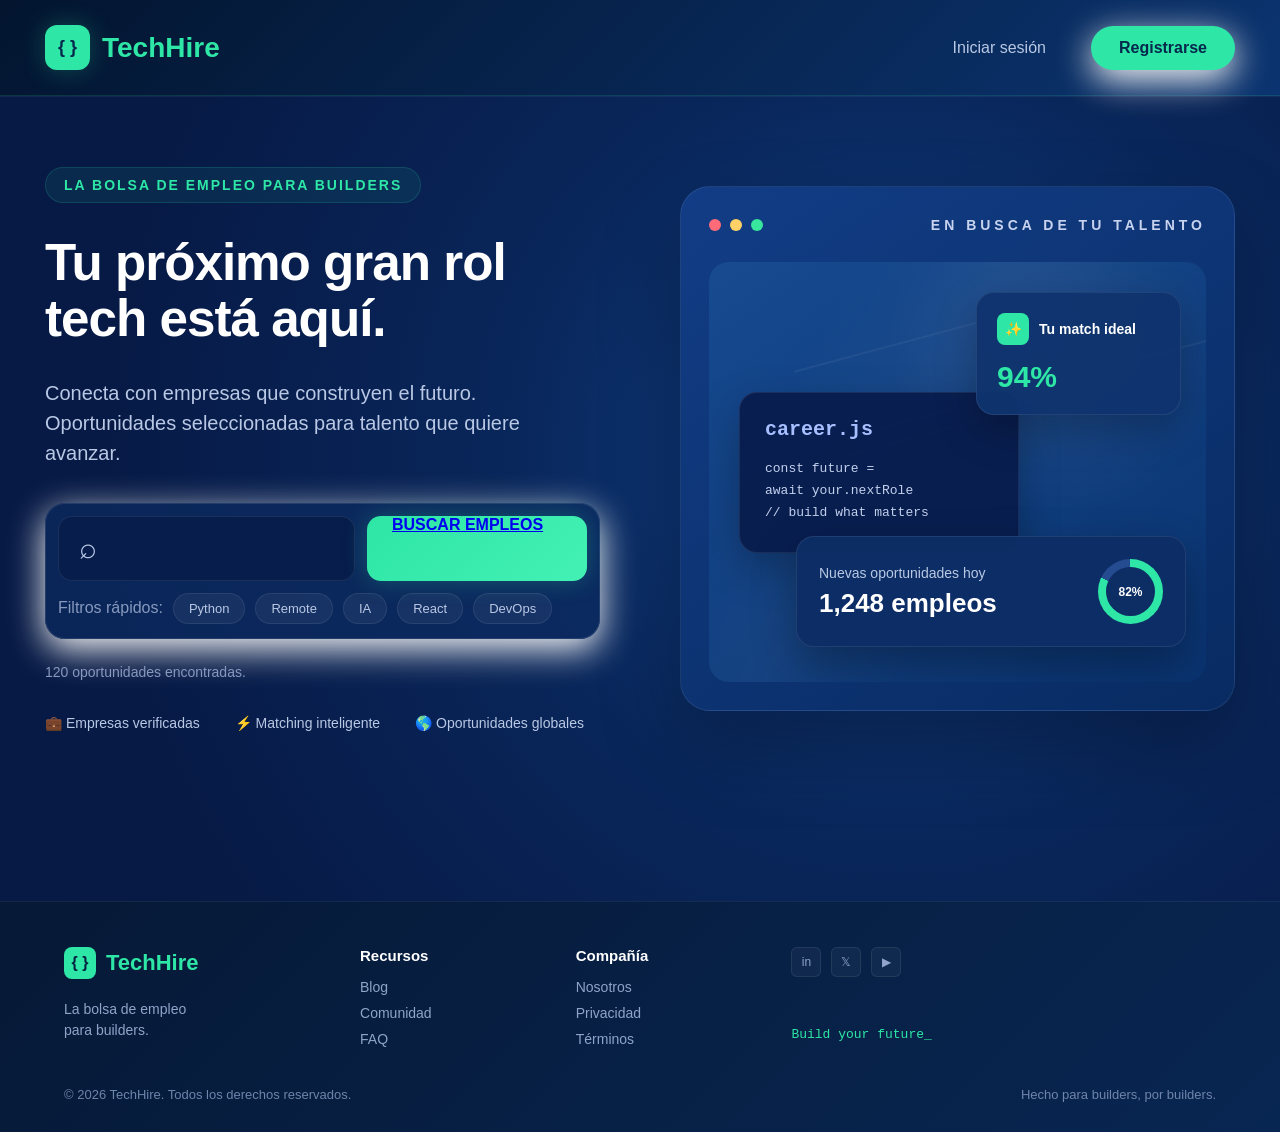
<file: main/index.html>
<!DOCTYPE html>
<html lang="es">

<head>
    <meta charset="UTF-8">

    <meta
        name="viewport"
        content="width=device-width, initial-scale=1.0"
    >

    <title>TechHire</title>

    <link rel="stylesheet" href="styles.css">
    <link rel="stylesheet" href="StyleFooter.css">
    <link rel="stylesheet" href="inicioSesion/sesion.css">
    <link rel="stylesheet" href="registro/registro.css">
</head>


<body>

    <header class="encabezado encabezadoLine">

        <a href="#" class="logo">

            <span class="logo-icono">
                { }
            </span>

            <span class="logo-texto">
                TechHire
            </span>

        </a>


        <nav class="navegacion">

            <a href="inicioSesion/iniciosesion.html" class="boton-iniciar-sesion">
                Iniciar sesión
            </a>

            <a href="registro/registro.html" class="boton-registrarse">
                Registrarse
            </a>

        </nav>

    </header>


    <main class="principal">

        <section class="contenido-izquierdo">


            <!-- Etiqueta superior -->

            <div class="etiqueta-superior">
                LA BOLSA DE EMPLEO PARA BUILDERS
            </div>


            <h1>
                Tu próximo gran rol tech está aquí.
            </h1>


            <p class="descripcion">

                Conecta con empresas que construyen el futuro.

                <br>

                Oportunidades seleccionadas para talento que quiere

                <br>

                avanzar.

            </p>


            <div class="contenedor-buscador">


                <div class="fila-buscador">

                    <div class="campo-busqueda">

                        <span class="icono-busqueda">
                            ⌕
                        </span>

                        <input
                            type="text"
                            placeholder=""
                        >

                    </div>

                    <div class="boton-buscar">
                        <a href="vacantes/vacantes.html"
                        >
                            BUSCAR EMPLEOS
                        </a>
                    </div>

                </div>


                <div class="filtros">

                    <span class="texto-filtros">
                        Filtros rápidos:
                    </span>

                    <span class="filtro">
                        Python
                    </span>

                    <span class="filtro">
                        Remote
                    </span>

                    <span class="filtro">
                        IA
                    </span>

                    <span class="filtro">
                        React
                    </span>

                    <span class="filtro">
                        DevOps
                    </span>

                </div>

            </div>


            <p class="resultados">
                120 oportunidades encontradas.
            </p>


            <div class="beneficios">

                <span>
                    💼 Empresas verificadas
                </span>

                <span>
                    ⚡ Matching inteligente
                </span>

                <span>
                    🌎 Oportunidades globales
                </span>

            </div>


        </section>


        <section class="contenido-derecho">


            <div class="pantalla-flotante">


                <!-- Barra superior de la pantalla -->

                <div class="barra-pantalla">


                    <!-- Botones estilo Mac -->

                    <div class="botones-mac">

                        <span class="boton-mac rojo"></span>

                        <span class="boton-mac amarillo"></span>

                        <span class="boton-mac verde"></span>

                    </div>


                    <div class="texto-pantalla">
                        EN BUSCA DE TU TALENTO
                    </div>


                </div>


                <div class="interior-pantalla">


                    <div class="fondo-tecnologia">

                        <div class="linea-codigo linea-1"></div>

                        <div class="linea-codigo linea-2"></div>

                        <div class="linea-codigo linea-3"></div>

                    </div>



                    <!-- Tarjeta de código -->

                    <div class="tarjeta-codigo">

                        <h3>
                            career.js
                        </h3>

                        <p>
                            const future =
                        </p>

                        <p>
                            await your.nextRole
                        </p>

                        <p>
                            // build what matters
                        </p>

                    </div>



                    <!-- Tarjeta Match -->

                    <div class="tarjeta-match">

                        <div class="titulo-match">

                            <span class="icono-match">
                                ✨
                            </span>

                            Tu match ideal

                        </div>


                        <strong>
                            94%
                        </strong>

                    </div>



                    <!-- Tarjeta empleos -->

                    <div class="tarjeta-empleos">

                        <div>

                            <span>
                                Nuevas oportunidades hoy
                            </span>

                            <strong>
                                1,248 empleos
                            </strong>

                        </div>


                        <div class="circulo-progreso">

                            <div class="circulo-interior">
                                82%
                            </div>

                        </div>


                    </div>


                </div>



            </div>

        </section>


    </main>


    <footer class="pie-pagina">

    <div class="contenido-footer">


        <!-- MARCA -->

        <div class="columna-footer marca-footer">

            <div class="logo-footer">

                <span class="icono-logo">
                    { }
                </span>

                <span class="texto-logo">
                    TechHire
                </span>

            </div>

            <p>
                La bolsa de empleo
                <br>
                para builders.
            </p>

        </div>



        <!-- RECURSOS -->

        <div class="columna-footer">

            <h3>
                Recursos
            </h3>

            <a href="Recursos/recursos.html#blog">
                Blog
            </a>

            <a href="Recursos/recursos.html#comunidad">
                Comunidad
            </a>

            <a href="Recursos/recursos.html#faq">
                FAQ
            </a>

        </div>



        <!-- COMPAÑÍA -->

        <div class="columna-footer">

            <h3>
                Compañía
            </h3>

            <a href="Compania/compania.html#nosotros">
                Nosotros
            </a>

            <a href="Compania/compania.html#privacidad">
                Privacidad
            </a>

            <a href="Compania/compania.html#terminos">
                Términos
            </a>

        </div>



        <!-- REDES -->

        <div class="columna-footer redes-footer">

            <div class="redes">

                <a href="#">
                    in
                </a>

                <a href="#">
                    𝕏
                </a>

                <a href="#">
                    ▶
                </a>

            </div>

            <p class="mensaje-footer">
                Build your future_
            </p>

        </div>


    </div>


    <div class="parte-inferior-footer">

        <p>
            © 2026 TechHire.
            Todos los derechos reservados.
        </p>

        <p>
            Hecho para builders, por builders.
        </p>

    </div>

</footer>

</body>

</html>
</file>
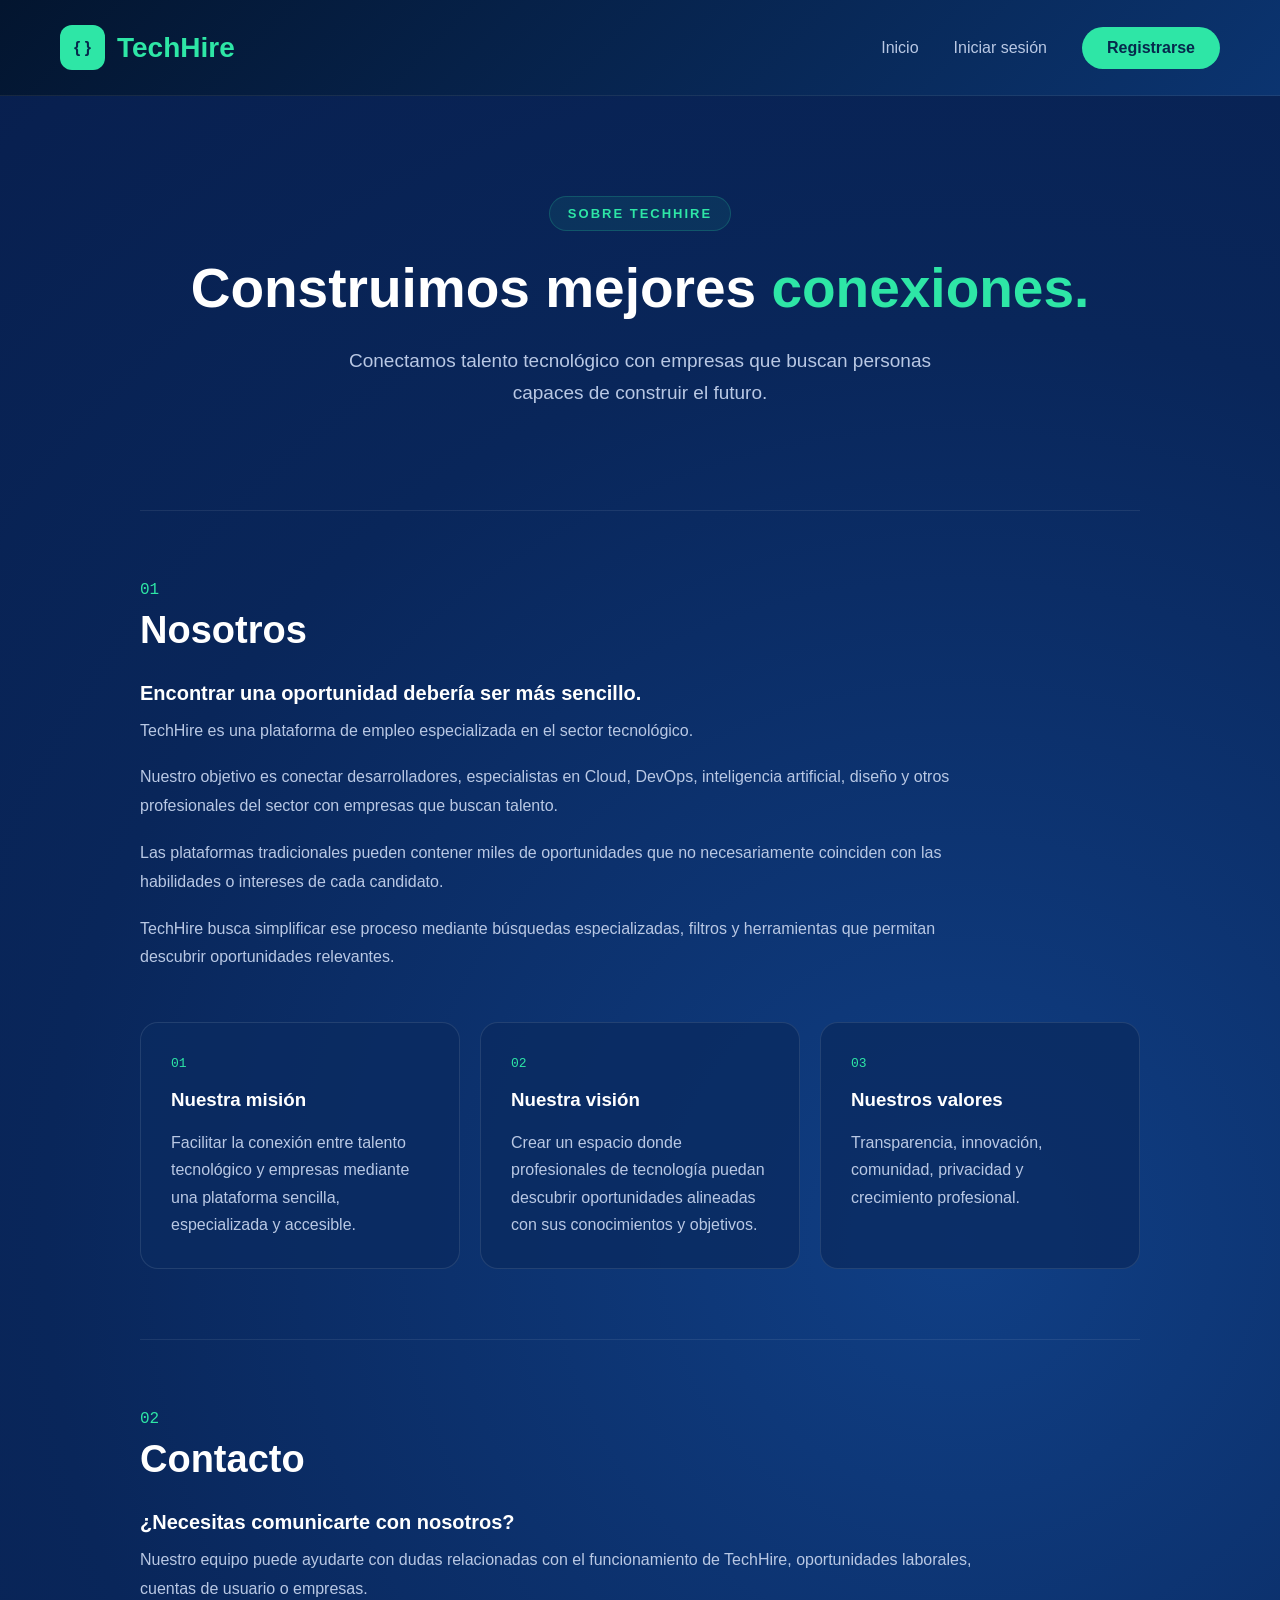
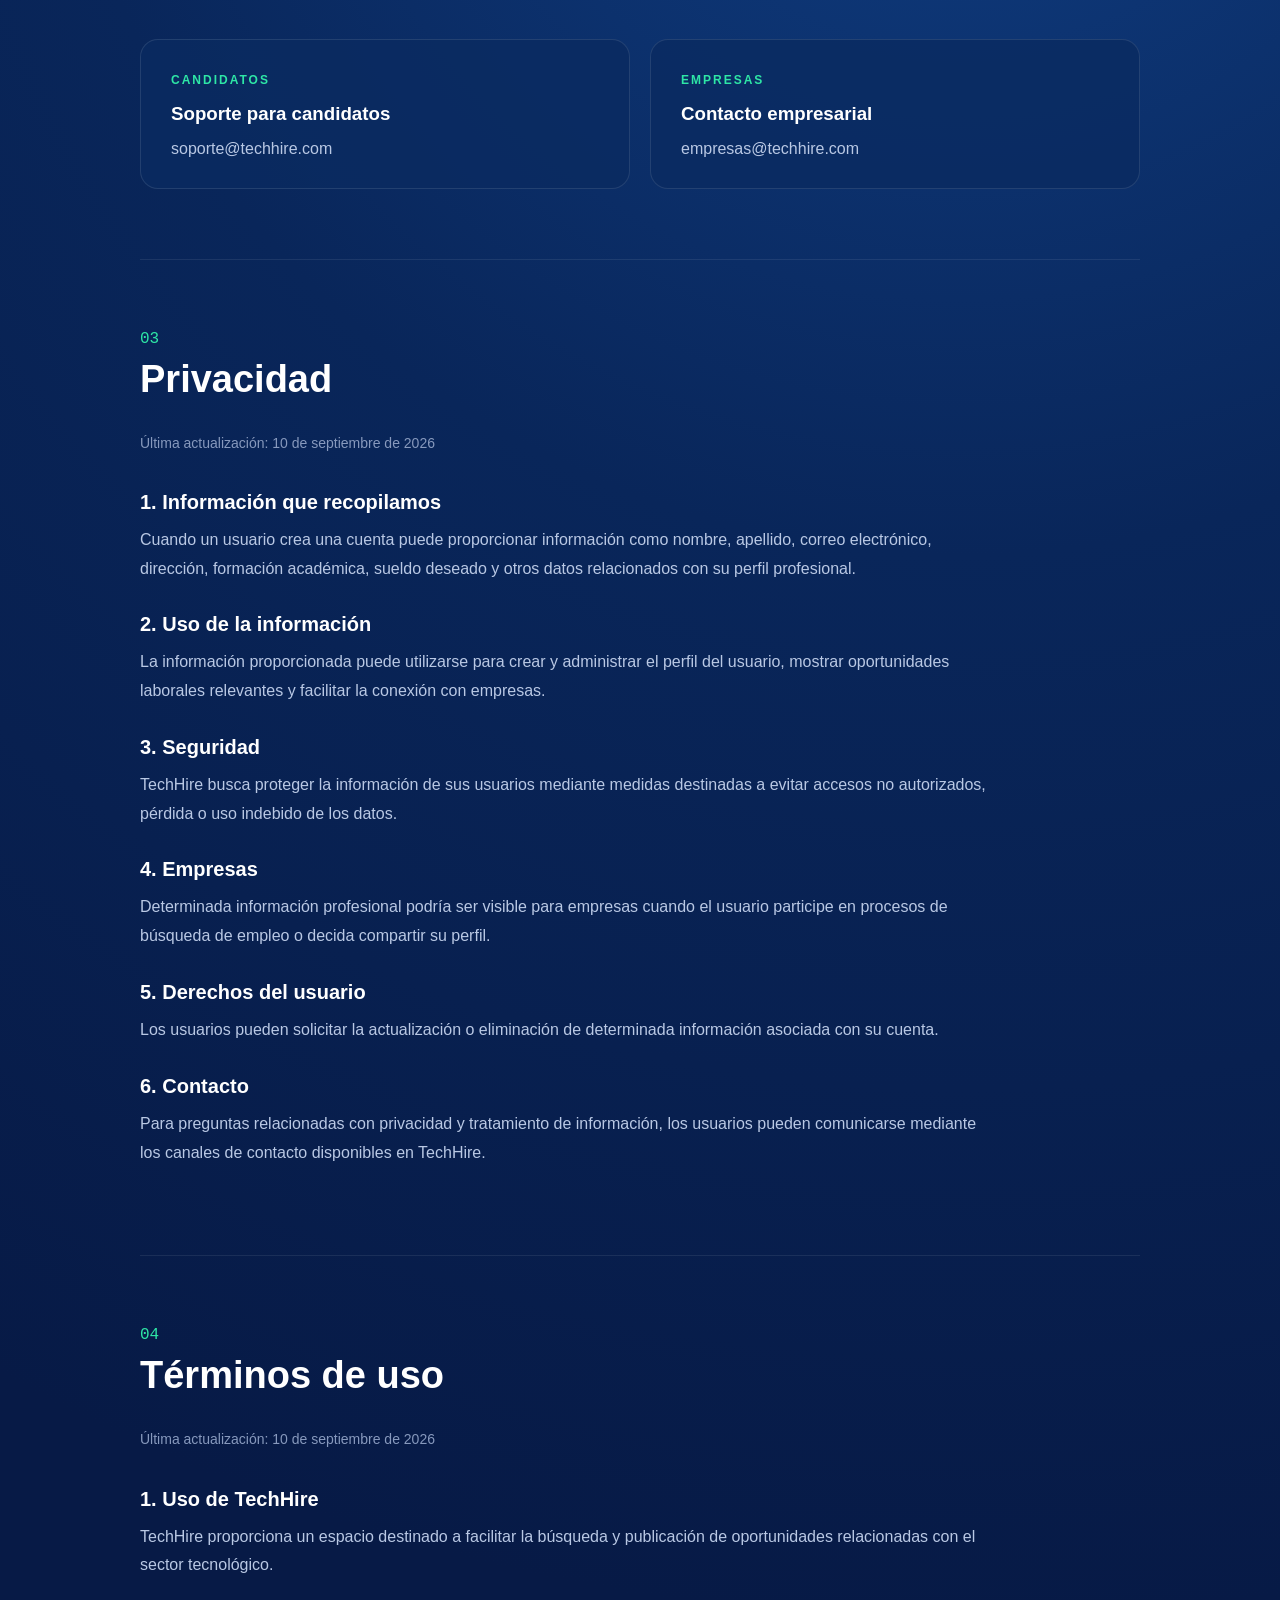
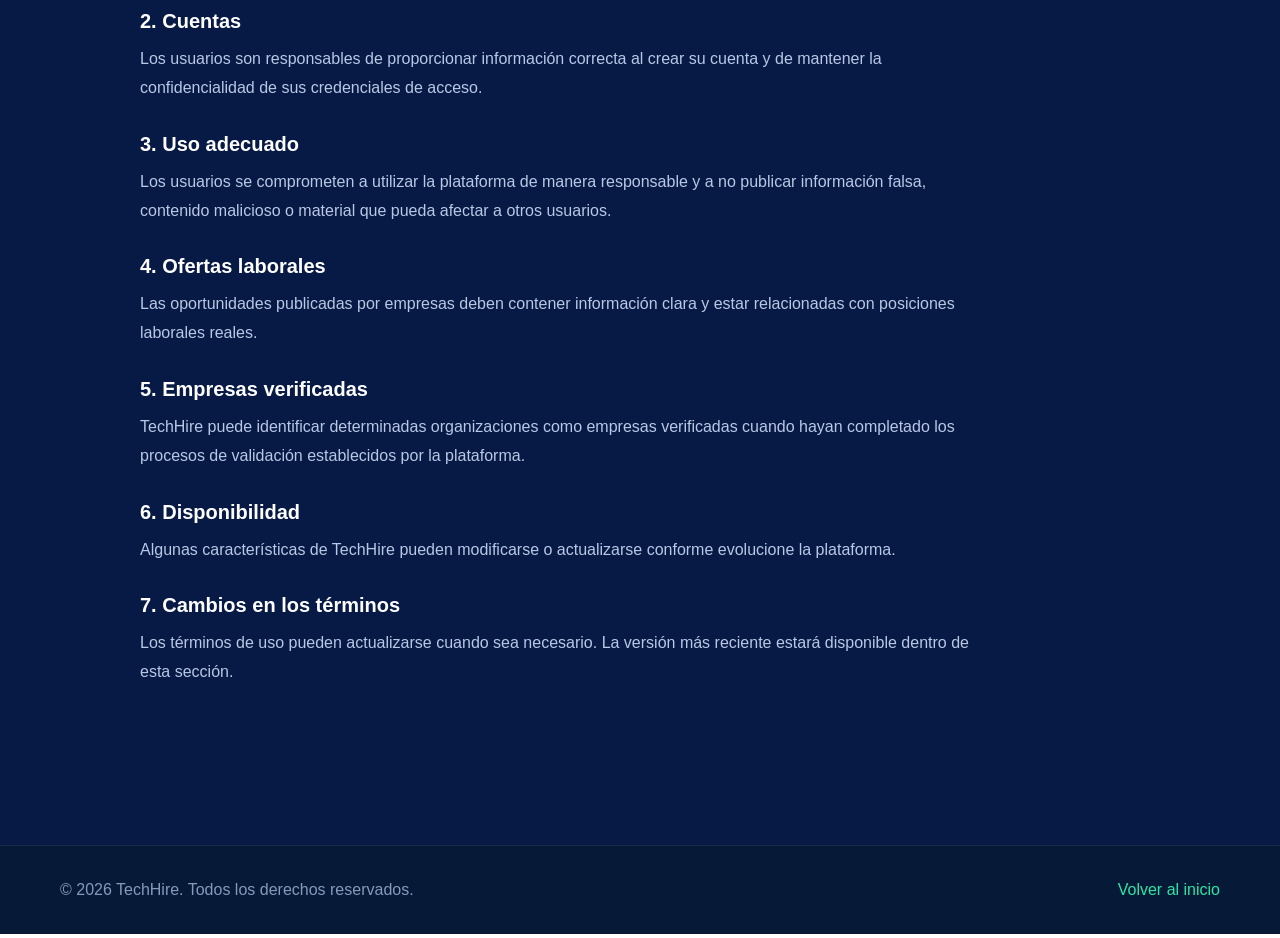
<file: main/compania/compania.html>
<!DOCTYPE html>
<html lang="es">

<head>

    <meta charset="UTF-8">

    <meta name="viewport" content="width=device-width, initial-scale=1.0">

    <title>Compañía | TechHire</title>

    <link rel="stylesheet" href="../compania/compania.css">

</head>


<body>


    <header class="encabezado">

        <a href="../index.html" class="logo">

            <span class="logo-icono">
                { }
            </span>

            <span class="logo-texto">
                TechHire
            </span>

        </a>


        <nav class="navegacion">

            <a href="../index.html">
                Inicio
            </a>

            <a href="../inicioSesion/iniciosesion.html">
                Iniciar sesión
            </a>

            <a href="../registro/registro.html" class="boton-registrarse">
                Registrarse
            </a>

        </nav>

    </header>



    <main class="contenido-principal">

        <section class="presentacion">

            <span class="etiqueta">
                SOBRE TECHHIRE
            </span>

            <h1>
                Construimos mejores
                <span>conexiones.</span>
            </h1>

            <p>
                Conectamos talento tecnológico con empresas
                que buscan personas capaces de construir
                el futuro.
            </p>

        </section>



        <!-- ============================
             NOSOTROS
        ============================= -->

        <section id="nosotros" class="seccion">

            <span class="numero-seccion">
                01
            </span>

            <h2>
                Nosotros
            </h2>

            <h3>
                Encontrar una oportunidad debería ser más sencillo.
            </h3>

            <p>
                TechHire es una plataforma de empleo especializada
                en el sector tecnológico.
            </p>

            <p>
                Nuestro objetivo es conectar desarrolladores,
                especialistas en Cloud, DevOps, inteligencia
                artificial, diseño y otros profesionales del
                sector con empresas que buscan talento.
            </p>

            <p>
                Las plataformas tradicionales pueden contener miles
                de oportunidades que no necesariamente coinciden
                con las habilidades o intereses de cada candidato.
            </p>

            <p>
                TechHire busca simplificar ese proceso mediante
                búsquedas especializadas, filtros y herramientas
                que permitan descubrir oportunidades relevantes.
            </p>


            <div class="valores">


                <article>

                    <span>01</span>

                    <h3>
                        Nuestra misión
                    </h3>

                    <p>
                        Facilitar la conexión entre talento tecnológico
                        y empresas mediante una plataforma sencilla,
                        especializada y accesible.
                    </p>

                </article>



                <article>

                    <span>02</span>

                    <h3>
                        Nuestra visión
                    </h3>

                    <p>
                        Crear un espacio donde profesionales de
                        tecnología puedan descubrir oportunidades
                        alineadas con sus conocimientos y objetivos.
                    </p>

                </article>



                <article>

                    <span>03</span>

                    <h3>
                        Nuestros valores
                    </h3>

                    <p>
                        Transparencia, innovación, comunidad,
                        privacidad y crecimiento profesional.
                    </p>

                </article>


            </div>

        </section>



        <!-- ============================
             CONTACTO
        ============================= -->

        <section id="contacto" class="seccion">

            <span class="numero-seccion">
                02
            </span>

            <h2>
                Contacto
            </h2>

            <h3>
                ¿Necesitas comunicarte con nosotros?
            </h3>

            <p>
                Nuestro equipo puede ayudarte con dudas relacionadas
                con el funcionamiento de TechHire, oportunidades
                laborales, cuentas de usuario o empresas.
            </p>


            <div class="caja-contacto">

                <div>

                    <span>
                        CANDIDATOS
                    </span>

                    <h3>
                        Soporte para candidatos
                    </h3>

                    <p>
                        soporte@techhire.com
                    </p>

                </div>


                <div>

                    <span>
                        EMPRESAS
                    </span>

                    <h3>
                        Contacto empresarial
                    </h3>

                    <p>
                        empresas@techhire.com
                    </p>

                </div>

            </div>

        </section>



        <!-- ============================
             PRIVACIDAD
        ============================= -->

        <section id="privacidad" class="seccion">

            <span class="numero-seccion">
                03
            </span>

            <h2>
                Privacidad
            </h2>

            <p class="actualizacion">
                Última actualización: 10 de septiembre de 2026
            </p>


            <h3>
                1. Información que recopilamos
            </h3>

            <p>
                Cuando un usuario crea una cuenta puede proporcionar
                información como nombre, apellido, correo electrónico,
                dirección, formación académica, sueldo deseado y otros
                datos relacionados con su perfil profesional.
            </p>


            <h3>
                2. Uso de la información
            </h3>

            <p>
                La información proporcionada puede utilizarse para
                crear y administrar el perfil del usuario, mostrar
                oportunidades laborales relevantes y facilitar la
                conexión con empresas.
            </p>


            <h3>
                3. Seguridad
            </h3>

            <p>
                TechHire busca proteger la información de sus usuarios
                mediante medidas destinadas a evitar accesos no
                autorizados, pérdida o uso indebido de los datos.
            </p>


            <h3>
                4. Empresas
            </h3>

            <p>
                Determinada información profesional podría ser visible
                para empresas cuando el usuario participe en procesos
                de búsqueda de empleo o decida compartir su perfil.
            </p>


            <h3>
                5. Derechos del usuario
            </h3>

            <p>
                Los usuarios pueden solicitar la actualización o
                eliminación de determinada información asociada
                con su cuenta.
            </p>


            <h3>
                6. Contacto
            </h3>

            <p>
                Para preguntas relacionadas con privacidad y
                tratamiento de información, los usuarios pueden
                comunicarse mediante los canales de contacto
                disponibles en TechHire.
            </p>

        </section>



        <!-- ============================
             TÉRMINOS
        ============================= -->

        <section id="terminos" class="seccion">

            <span class="numero-seccion">
                04
            </span>

            <h2>
                Términos de uso
            </h2>

            <p class="actualizacion">
                Última actualización: 10 de septiembre de 2026
            </p>


            <h3>
                1. Uso de TechHire
            </h3>

            <p>
                TechHire proporciona un espacio destinado a facilitar
                la búsqueda y publicación de oportunidades relacionadas
                con el sector tecnológico.
            </p>


            <h3>
                2. Cuentas
            </h3>

            <p>
                Los usuarios son responsables de proporcionar
                información correcta al crear su cuenta y de mantener
                la confidencialidad de sus credenciales de acceso.
            </p>


            <h3>
                3. Uso adecuado
            </h3>

            <p>
                Los usuarios se comprometen a utilizar la plataforma
                de manera responsable y a no publicar información
                falsa, contenido malicioso o material que pueda
                afectar a otros usuarios.
            </p>


            <h3>
                4. Ofertas laborales
            </h3>

            <p>
                Las oportunidades publicadas por empresas deben
                contener información clara y estar relacionadas
                con posiciones laborales reales.
            </p>


            <h3>
                5. Empresas verificadas
            </h3>

            <p>
                TechHire puede identificar determinadas organizaciones
                como empresas verificadas cuando hayan completado los
                procesos de validación establecidos por la plataforma.
            </p>


            <h3>
                6. Disponibilidad
            </h3>

            <p>
                Algunas características de TechHire pueden modificarse
                o actualizarse conforme evolucione la plataforma.
            </p>


            <h3>
                7. Cambios en los términos
            </h3>

            <p>
                Los términos de uso pueden actualizarse cuando sea
                necesario. La versión más reciente estará disponible
                dentro de esta sección.
            </p>

        </section>


    </main>



    <footer class="pie-pagina">

        <p>
            © 2026 TechHire. Todos los derechos reservados.
        </p>

        <a href="../index.html">
            Volver al inicio
        </a>

    </footer>


</body>

</html>
</file>
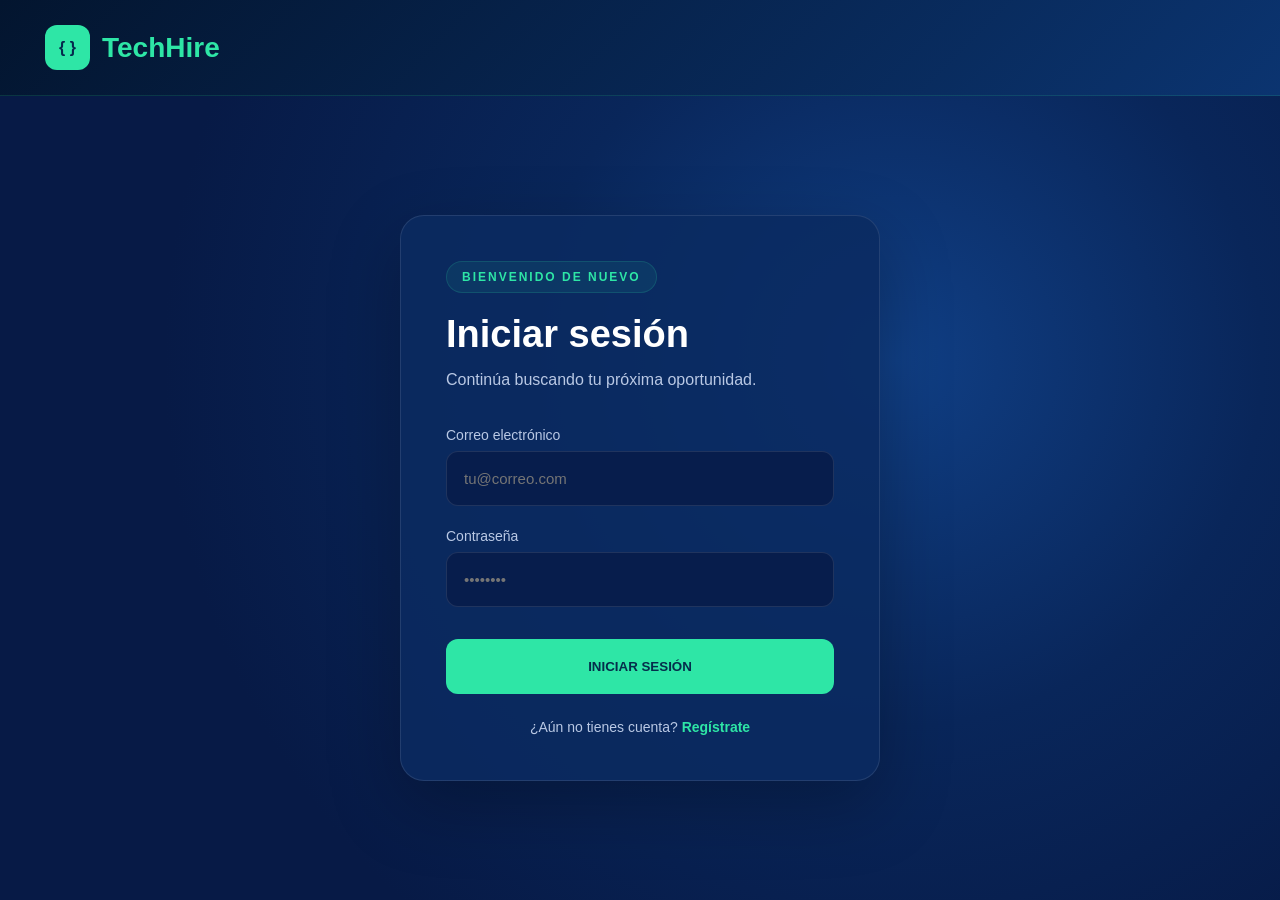
<file: main/inicioSesion/iniciosesion.html>
<!DOCTYPE html>
<html lang="es">

<head>

    <meta charset="UTF-8">

    <meta
        name="viewport"
        content="width=device-width, initial-scale=1.0"
    >

    <title>Iniciar sesión | TechHire</title>

    <link rel="stylesheet" href="sesion.css">

</head>


<body>


    <header class="encabezado">

        <a href="../index.html" class="logo">

            <span class="logo-icono">
                { }
            </span>

            <span class="logo-texto">
                TechHire
            </span>

        </a>

    </header>



    <main class="contenedor-login">


        <section class="tarjeta-login">


            <div class="etiqueta">
                BIENVENIDO DE NUEVO
            </div>


            <h1>
                Iniciar sesión
            </h1>


            <p class="descripcion">
                Continúa buscando tu próxima oportunidad.
            </p>



            <form>


                <!-- CORREO -->

                <div class="grupo-campo">

                    <label for="correo">
                        Correo electrónico
                    </label>

                    <input
                        type="email"
                        id="correo"
                        name="correo"
                        placeholder="tu@correo.com"
                        required
                    >

                </div>

                <div class="grupo-campo">

                    <label for="contrasena">
                        Contraseña
                    </label>

                    <input
                        type="password"
                        id="contrasena"
                        name="contrasena"
                        placeholder="••••••••"
                        required
                    >

                </div>



                <button type="submit" class="boton-principal">
                    INICIAR SESIÓN
                </button>


            </form>



            <p class="crear-cuenta">

                ¿Aún no tienes cuenta?

                <a href="../registro/registro.html">
                    Regístrate
                </a>

            </p>


        </section>


    </main>


</body>

</html>
</file>
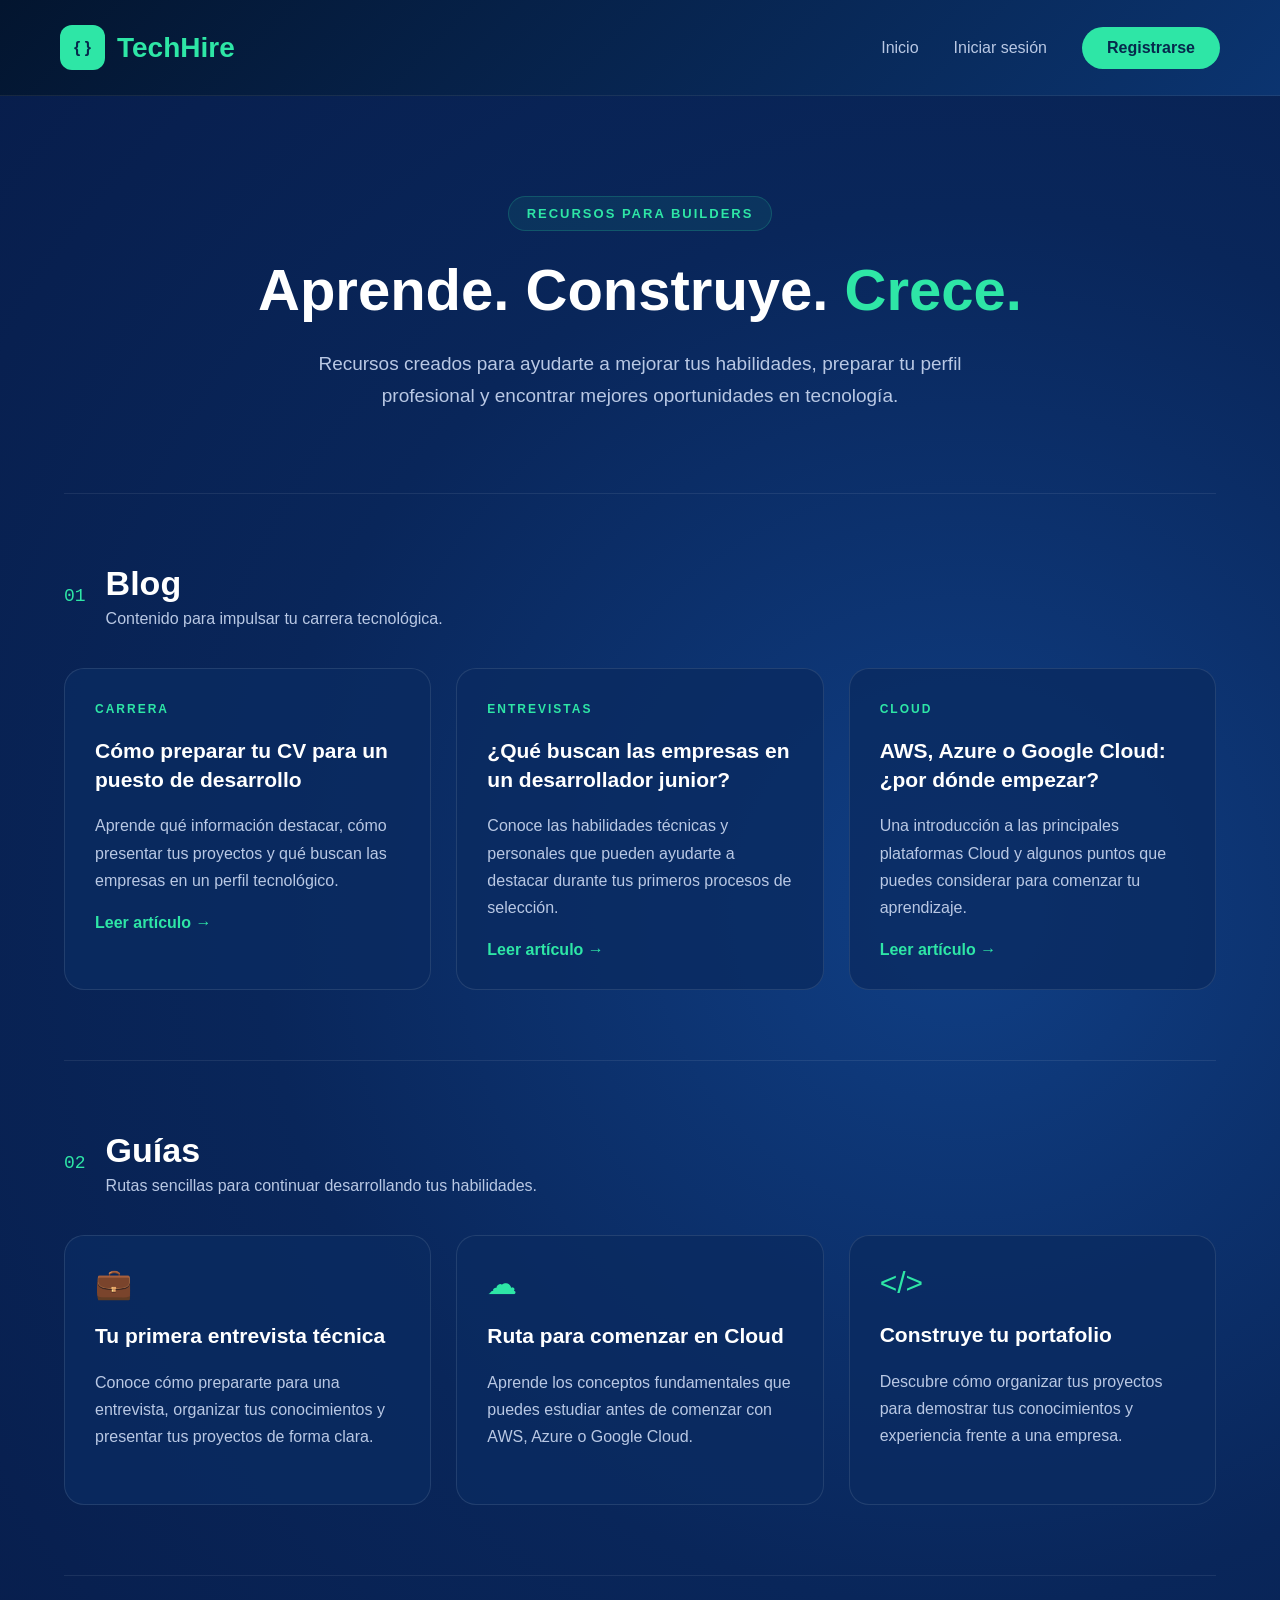
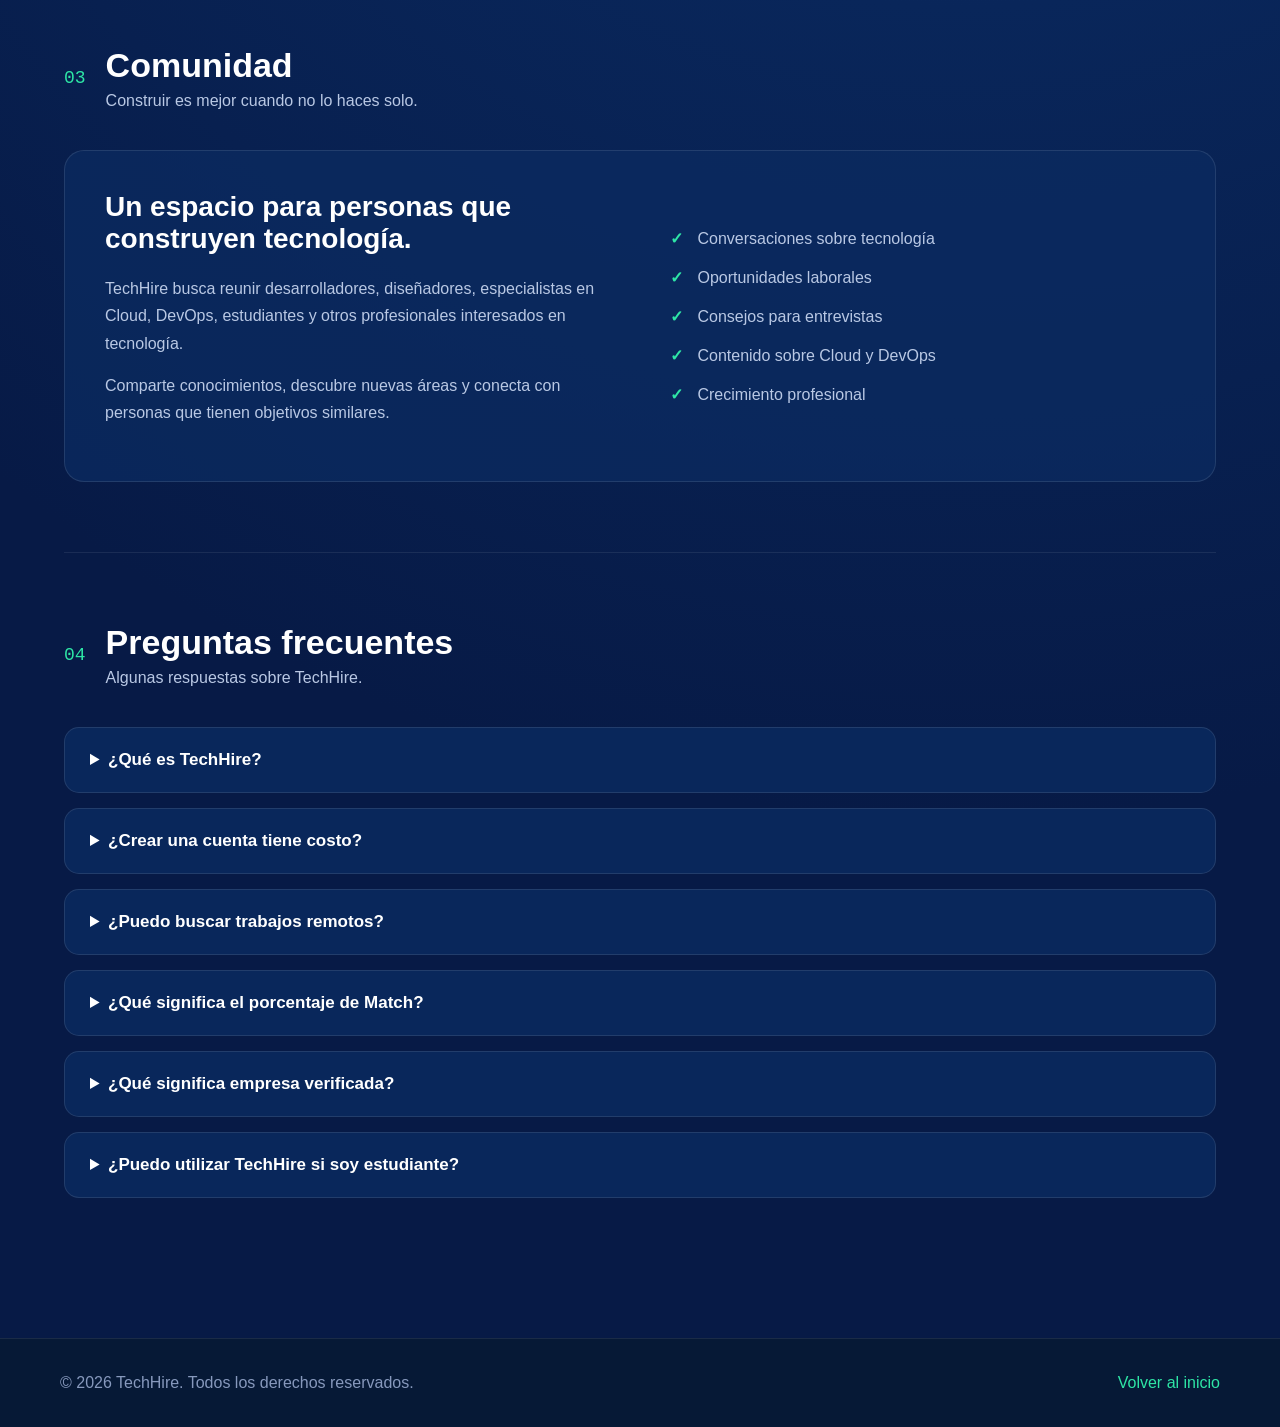
<file: main/recursos/recursos.html>
<!DOCTYPE html>
<html lang="es">

<head>

    <meta charset="UTF-8">

    <meta name="viewport" content="width=device-width, initial-scale=1.0">

    <title>Recursos | TechHire</title>

    <link rel="stylesheet" href="../recursos/recursos.css">

</head>


<body>


    <!-- ================================
         ENCABEZADO
    ================================= -->

    <header class="encabezado">

        <a href="../index.html" class="logo">

            <span class="logo-icono">
                { }
            </span>

            <span class="logo-texto">
                TechHire
            </span>

        </a>

        <nav class="navegacion">

            <a href="../index.html">
                Inicio
            </a>

            <a href="../inicioSesion/iniciosesion.html">
                Iniciar sesión
            </a>

            <a href="../registro/registro.html" class="boton-registrarse">
                Registrarse
            </a>

        </nav>

    </header>



    <!-- ================================
         CONTENIDO PRINCIPAL
    ================================= -->

    <main class="contenido-principal">


        <!-- ============================
             PRESENTACIÓN
        ============================= -->

        <section class="presentacion">

            <span class="etiqueta">
                RECURSOS PARA BUILDERS
            </span>

            <h1>
                Aprende. Construye.
                <span>Crece.</span>
            </h1>

            <p>
                Recursos creados para ayudarte a mejorar tus
                habilidades, preparar tu perfil profesional y
                encontrar mejores oportunidades en tecnología.
            </p>

        </section>



        <!-- ============================
             BLOG
        ============================= -->

        <section id="blog" class="seccion">

            <div class="titulo-seccion">

                <span>01</span>

                <div>

                    <h2>Blog</h2>

                    <p>
                        Contenido para impulsar tu carrera tecnológica.
                    </p>

                </div>

            </div>


            <div class="contenedor-tarjetas">


                <article class="tarjeta">

                    <span class="categoria">
                        CARRERA
                    </span>

                    <h3>
                        Cómo preparar tu CV para un puesto de desarrollo
                    </h3>

                    <p>
                        Aprende qué información destacar, cómo presentar
                        tus proyectos y qué buscan las empresas en un
                        perfil tecnológico.
                    </p>

                    <a href="#">
                        Leer artículo →
                    </a>

                </article>



                <article class="tarjeta">

                    <span class="categoria">
                        ENTREVISTAS
                    </span>

                    <h3>
                        ¿Qué buscan las empresas en un desarrollador junior?
                    </h3>

                    <p>
                        Conoce las habilidades técnicas y personales que
                        pueden ayudarte a destacar durante tus primeros
                        procesos de selección.
                    </p>

                    <a href="#">
                        Leer artículo →
                    </a>

                </article>



                <article class="tarjeta">

                    <span class="categoria">
                        CLOUD
                    </span>

                    <h3>
                        AWS, Azure o Google Cloud: ¿por dónde empezar?
                    </h3>

                    <p>
                        Una introducción a las principales plataformas
                        Cloud y algunos puntos que puedes considerar
                        para comenzar tu aprendizaje.
                    </p>

                    <a href="#">
                        Leer artículo →
                    </a>

                </article>


            </div>

        </section>



        <!-- ============================
             GUÍAS
        ============================= -->

        <section id="guias" class="seccion">

            <div class="titulo-seccion">

                <span>02</span>

                <div>

                    <h2>Guías</h2>

                    <p>
                        Rutas sencillas para continuar desarrollando tus habilidades.
                    </p>

                </div>

            </div>


            <div class="contenedor-tarjetas">


                <article class="tarjeta">

                    <span class="icono-tarjeta">
                        💼
                    </span>

                    <h3>
                        Tu primera entrevista técnica
                    </h3>

                    <p>
                        Conoce cómo prepararte para una entrevista,
                        organizar tus conocimientos y presentar tus
                        proyectos de forma clara.
                    </p>

                </article>



                <article class="tarjeta">

                    <span class="icono-tarjeta">
                        ☁
                    </span>

                    <h3>
                        Ruta para comenzar en Cloud
                    </h3>

                    <p>
                        Aprende los conceptos fundamentales que puedes
                        estudiar antes de comenzar con AWS, Azure o
                        Google Cloud.
                    </p>

                </article>



                <article class="tarjeta">

                    <span class="icono-tarjeta">
                        &lt;/&gt;
                    </span>

                    <h3>
                        Construye tu portafolio
                    </h3>

                    <p>
                        Descubre cómo organizar tus proyectos para
                        demostrar tus conocimientos y experiencia
                        frente a una empresa.
                    </p>

                </article>


            </div>

        </section>



        <!-- ============================
             COMUNIDAD
        ============================= -->

        <section id="comunidad" class="seccion comunidad">

            <div class="titulo-seccion">

                <span>03</span>

                <div>

                    <h2>Comunidad</h2>

                    <p>
                        Construir es mejor cuando no lo haces solo.
                    </p>

                </div>

            </div>


            <div class="contenido-comunidad">

                <div class="texto-comunidad">

                    <h3>
                        Un espacio para personas que construyen tecnología.
                    </h3>

                    <p>
                        TechHire busca reunir desarrolladores, diseñadores,
                        especialistas en Cloud, DevOps, estudiantes y otros
                        profesionales interesados en tecnología.
                    </p>

                    <p>
                        Comparte conocimientos, descubre nuevas áreas y
                        conecta con personas que tienen objetivos similares.
                    </p>

                </div>


                <div class="lista-comunidad">

                    <p>
                        <span>✓</span>
                        Conversaciones sobre tecnología
                    </p>

                    <p>
                        <span>✓</span>
                        Oportunidades laborales
                    </p>

                    <p>
                        <span>✓</span>
                        Consejos para entrevistas
                    </p>

                    <p>
                        <span>✓</span>
                        Contenido sobre Cloud y DevOps
                    </p>

                    <p>
                        <span>✓</span>
                        Crecimiento profesional
                    </p>

                </div>

            </div>

        </section>



        <!-- ============================
             FAQ
        ============================= -->

        <section id="faq" class="seccion">

            <div class="titulo-seccion">

                <span>04</span>

                <div>

                    <h2>Preguntas frecuentes</h2>

                    <p>
                        Algunas respuestas sobre TechHire.
                    </p>

                </div>

            </div>


            <div class="preguntas">


                <details>

                    <summary>
                        ¿Qué es TechHire?
                    </summary>

                    <p>
                        TechHire es una plataforma enfocada en conectar
                        profesionales de tecnología con empresas que
                        buscan talento especializado.
                    </p>

                </details>



                <details>

                    <summary>
                        ¿Crear una cuenta tiene costo?
                    </summary>

                    <p>
                        El registro para candidatos es gratuito y permite
                        crear un perfil para comenzar a explorar
                        oportunidades laborales.
                    </p>

                </details>



                <details>

                    <summary>
                        ¿Puedo buscar trabajos remotos?
                    </summary>

                    <p>
                        Sí. TechHire permite encontrar oportunidades
                        presenciales, híbridas y remotas dependiendo
                        de las condiciones de cada empresa.
                    </p>

                </details>



                <details>

                    <summary>
                        ¿Qué significa el porcentaje de Match?
                    </summary>

                    <p>
                        El porcentaje de Match representa qué tan
                        compatible puede ser una oportunidad con el
                        perfil profesional del candidato considerando
                        habilidades, experiencia e intereses.
                    </p>

                </details>



                <details>

                    <summary>
                        ¿Qué significa empresa verificada?
                    </summary>

                    <p>
                        Una empresa verificada es una organización que
                        ha completado los procesos de validación
                        establecidos dentro de TechHire.
                    </p>

                </details>



                <details>

                    <summary>
                        ¿Puedo utilizar TechHire si soy estudiante?
                    </summary>

                    <p>
                        Sí. Los estudiantes pueden utilizar TechHire
                        para explorar oportunidades, conocer las
                        habilidades solicitadas por empresas y comenzar
                        a desarrollar su perfil profesional.
                    </p>

                </details>


            </div>

        </section>


    </main>

    <footer class="pie-pagina">

        <p>
            © 2026 TechHire. Todos los derechos reservados.
        </p>

        <a href="../index.html">
            Volver al inicio
        </a>

    </footer>


</body>

</html>
</file>
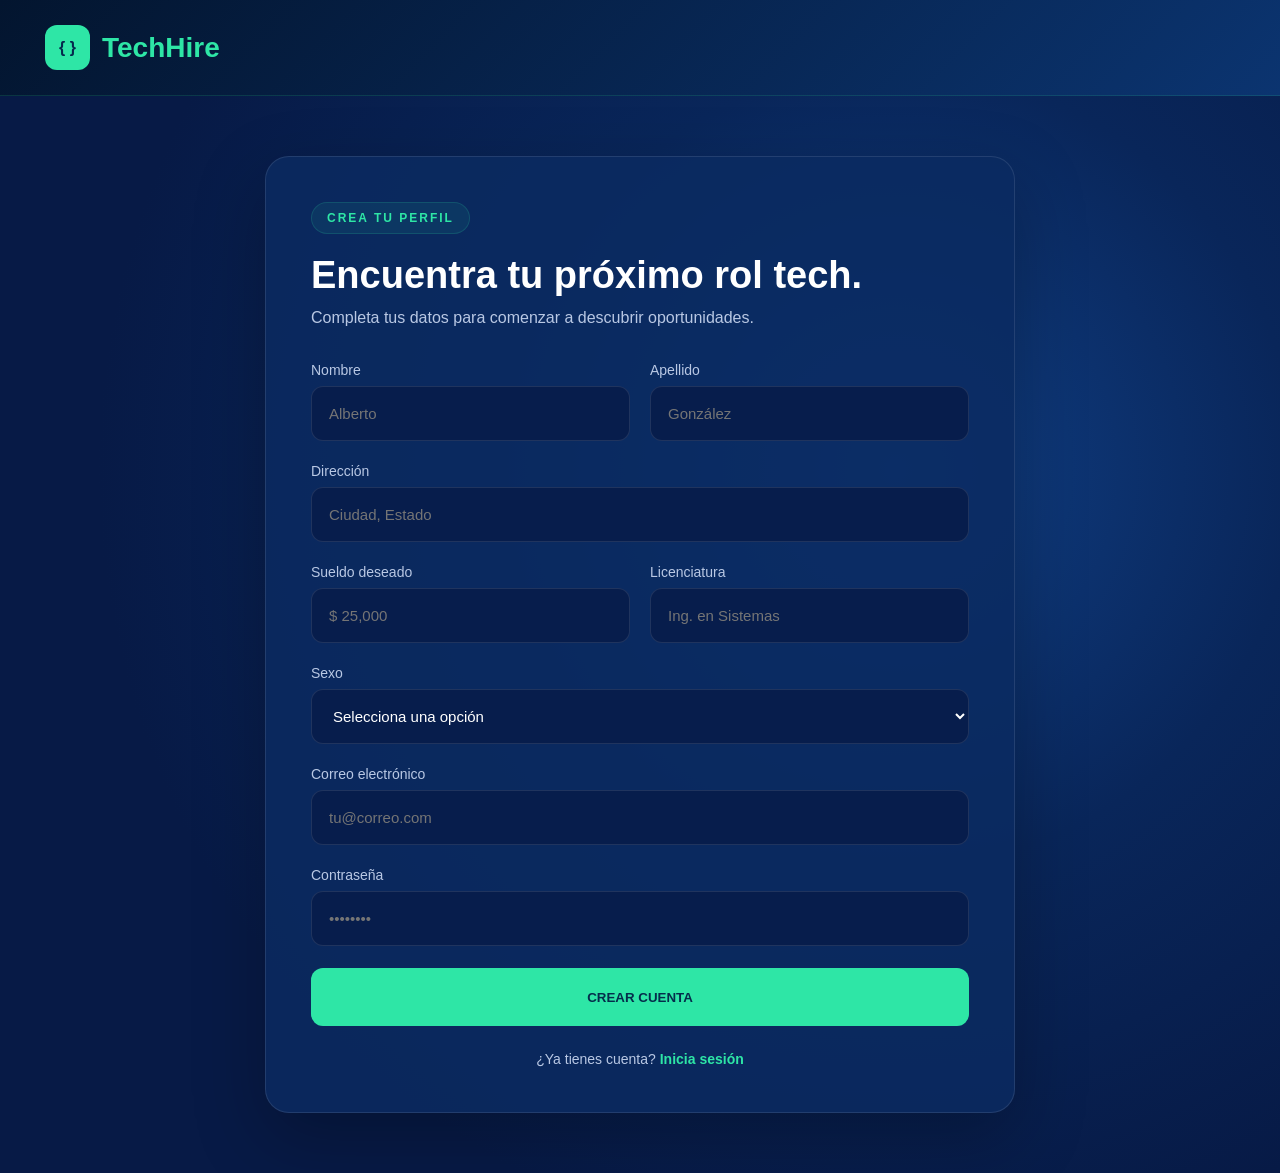
<file: main/registro/registro.html>
<!DOCTYPE html>
<html lang="es">

<head>

    <meta charset="UTF-8">

    <meta
        name="viewport"
        content="width=device-width, initial-scale=1.0"
    >

    <title>Registrarse | TechHire</title>

    <link rel="stylesheet" href="registro.css">

</head>


<body>


    <header class="encabezado">

        <a href="../index.html" class="logo">

            <span class="logo-icono">
                { }
            </span>

            <span class="logo-texto">
                TechHire
            </span>

        </a>

    </header>



    <main class="contenedor-registro">


        <section class="tarjeta-registro">


            <div class="etiqueta">
                CREA TU PERFIL
            </div>


            <h1>
                Encuentra tu próximo rol tech.
            </h1>


            <p class="descripcion">
                Completa tus datos para comenzar a descubrir oportunidades.
            </p>



            <form>


                <!-- FILA 1 -->

                <div class="fila-formulario">


                    <div class="grupo-campo">

                        <label for="nombre">
                            Nombre
                        </label>

                        <input
                            type="text"
                            id="nombre"
                            name="nombre"
                            placeholder="Alberto"
                            required
                        >

                    </div>



                    <div class="grupo-campo">

                        <label for="apellido">
                            Apellido
                        </label>

                        <input
                            type="text"
                            id="apellido"
                            name="apellido"
                            placeholder="González"
                            required
                        >

                    </div>


                </div>



                <!-- DIRECCIÓN -->

                <div class="grupo-campo">

                    <label for="direccion">
                        Dirección
                    </label>

                    <input
                        type="text"
                        id="direccion"
                        name="direccion"
                        placeholder="Ciudad, Estado"
                    >

                </div>



                <!-- FILA 2 -->

                <div class="fila-formulario">


                    <!-- SUELDO -->

                    <div class="grupo-campo">

                        <label for="sueldo">
                            Sueldo deseado
                        </label>

                        <input
                            type="number"
                            id="sueldo"
                            name="sueldo"
                            placeholder="$ 25,000"
                        >

                    </div>



                    <!-- LICENCIATURA -->

                    <div class="grupo-campo">

                        <label for="licenciatura">
                            Licenciatura
                        </label>

                        <input
                            type="text"
                            id="licenciatura"
                            name="licenciatura"
                            placeholder="Ing. en Sistemas"
                        >

                    </div>


                </div>



                <!-- SEXO -->

                <div class="grupo-campo">

                    <label for="sexo">
                        Sexo
                    </label>

                    <select
                        id="sexo"
                        name="sexo"
                    >

                        <option value="">
                            Selecciona una opción
                        </option>

                        <option value="masculino">
                            Masculino
                        </option>

                        <option value="femenino">
                            Femenino
                        </option>

                        <option value="otro">
                            Otro
                        </option>

                        <option value="prefiero-no-decir">
                            Prefiero no decirlo
                        </option>

                    </select>

                </div>



                <!-- CORREO -->

                <div class="grupo-campo">

                    <label for="correo">
                        Correo electrónico
                    </label>

                    <input
                        type="email"
                        id="correo"
                        name="correo"
                        placeholder="tu@correo.com"
                        required
                    >

                </div>



                <!-- CONTRASEÑA -->

                <div class="grupo-campo">

                    <label for="contrasena">
                        Contraseña
                    </label>

                    <input
                        type="password"
                        id="contrasena"
                        name="contrasena"
                        placeholder="••••••••"
                        required
                    >

                </div>



                <button
                    type="submit"
                    class="boton-principal"
                >
                    CREAR CUENTA
                </button>


            </form>



            <p class="iniciar-cuenta">

                ¿Ya tienes cuenta?

                <a href="../inicioSesion/iniciosesion.html">
                    Inicia sesión
                </a>

            </p>


        </section>


    </main>


</body>

</html>
</file>
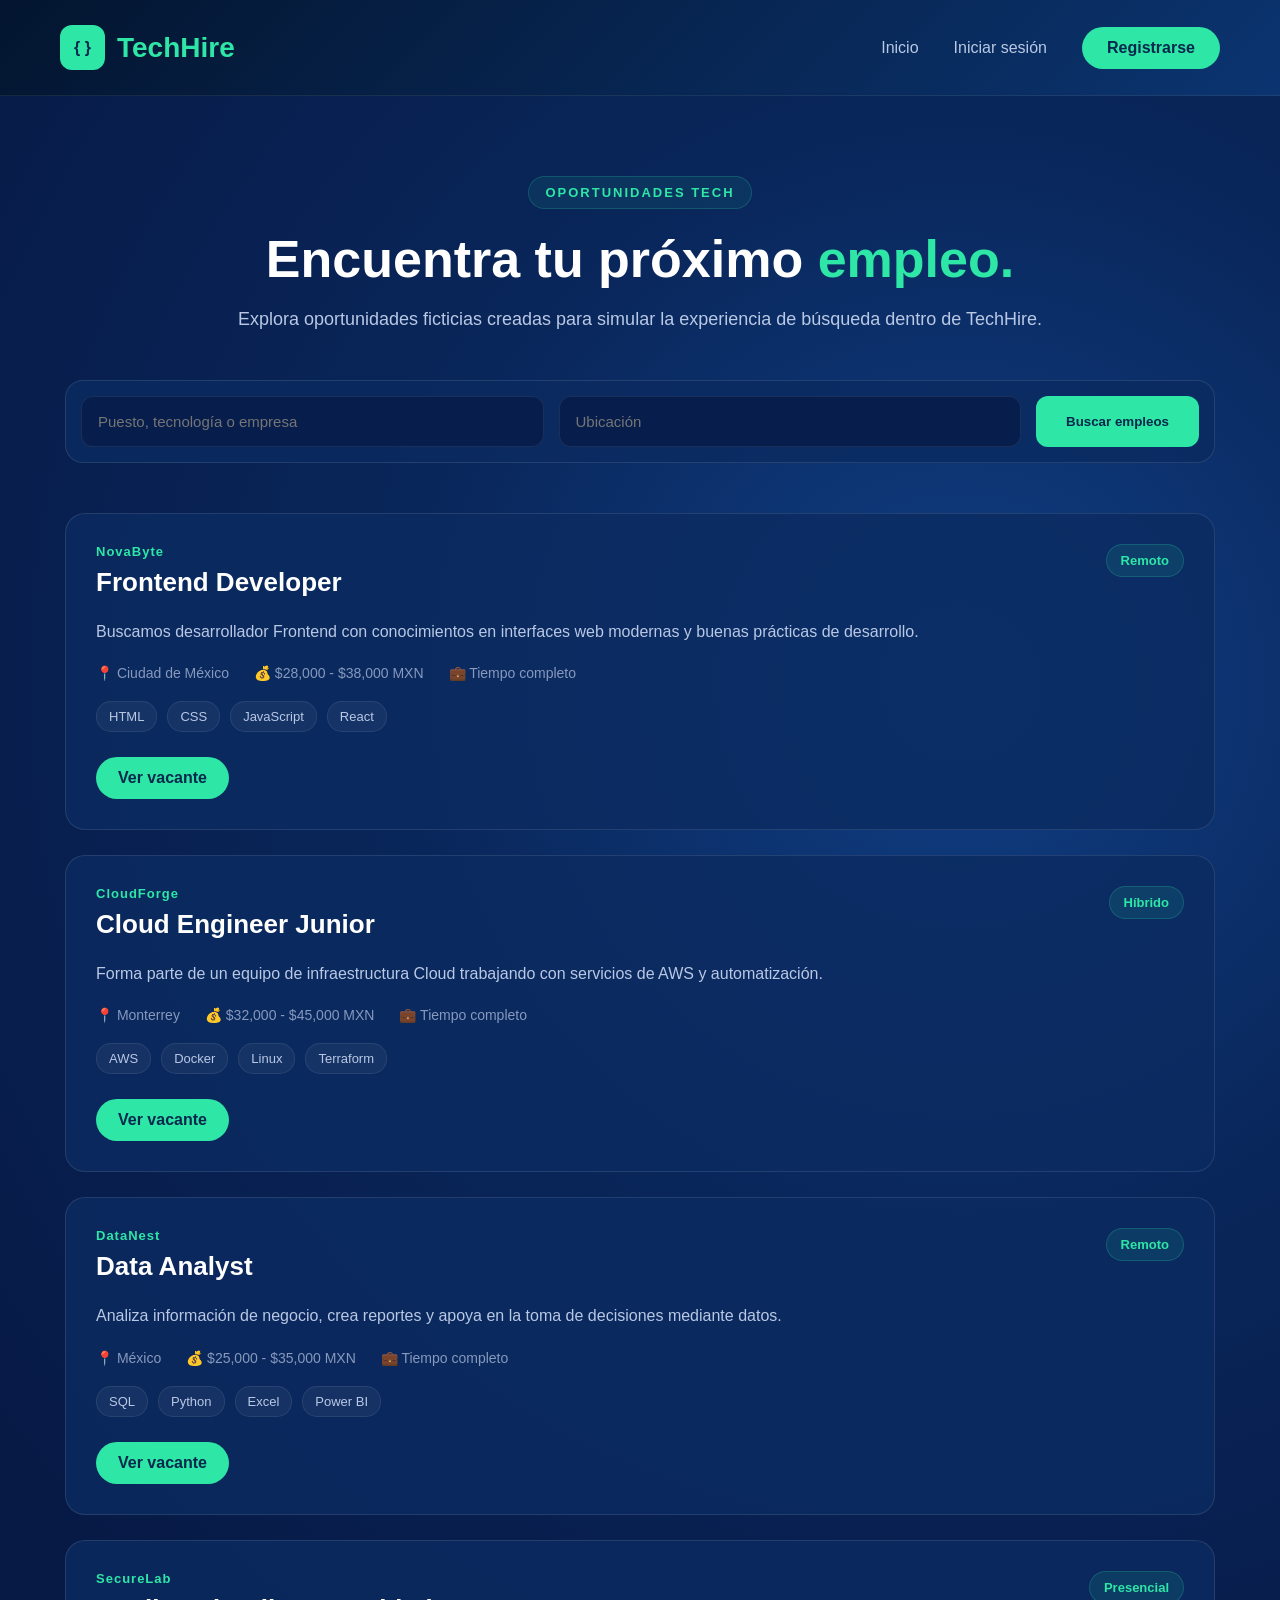
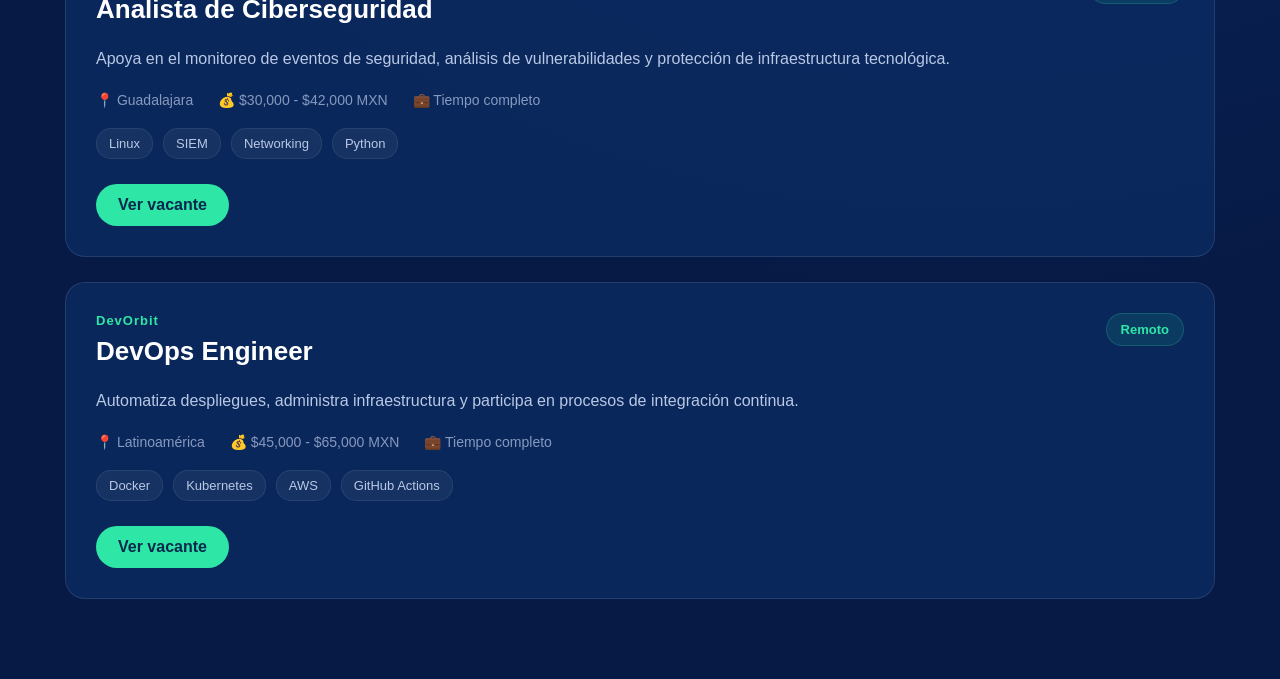
<file: main/vacantes/vacantes.html>
<!DOCTYPE html>
<html lang="es">

<head>

    <meta charset="UTF-8">

    <meta name="viewport" content="width=device-width, initial-scale=1.0">

    <title>Empleos | TechHire</title>

    <link rel="stylesheet" href="vacantes.css">

</head>


<body>


    <header class="encabezado">

        <a href="../index.html" class="logo">

            <span class="logo-icono">
                { }
            </span>

            <span class="logo-texto">
                TechHire
            </span>

        </a>


        <nav class="navegacion">

            <a href="../index.html">
                Inicio
            </a>

            <a href="../inicioSesion/iniciosesion.html" class="boton-iniciar-sesion">
                Iniciar sesión
            </a>

            <a href="../registro/registro.html" class="boton-registrarse">
                Registrarse
            </a>

        </nav>

    </header>



    <main class="contenido-principal">


        <section class="encabezado-empleos">

            <span class="etiqueta">
                OPORTUNIDADES TECH
            </span>

            <h1>
                Encuentra tu próximo
                <span>empleo.</span>
            </h1>

            <p>
                Explora oportunidades ficticias creadas para simular
                la experiencia de búsqueda dentro de TechHire.
            </p>

        </section>



        <section class="buscador-empleos">

            <input
                type="text"
                placeholder="Puesto, tecnología o empresa"
            >

            <input
                type="text"
                placeholder="Ubicación"
            >

            <button>
                Buscar empleos
            </button>

        </section>



        <section class="lista-empleos">


            <article class="empleo">

                <div class="cabecera-empleo">

                    <div>

                        <span class="empresa">
                            NovaByte
                        </span>

                        <h2>
                            Frontend Developer
                        </h2>

                    </div>

                    <span class="modalidad">
                        Remoto
                    </span>

                </div>


                <p class="descripcion">
                    Buscamos desarrollador Frontend con conocimientos
                    en interfaces web modernas y buenas prácticas de
                    desarrollo.
                </p>


                <div class="datos-empleo">

                    <span>
                        📍 Ciudad de México
                    </span>

                    <span>
                        💰 $28,000 - $38,000 MXN
                    </span>

                    <span>
                        💼 Tiempo completo
                    </span>

                </div>


                <div class="tecnologias">

                    <span>HTML</span>

                    <span>CSS</span>

                    <span>JavaScript</span>

                    <span>React</span>

                </div>


                <a href="#" class="boton-ver">
                    Ver vacante
                </a>

            </article>



            <article class="empleo">

                <div class="cabecera-empleo">

                    <div>

                        <span class="empresa">
                            CloudForge
                        </span>

                        <h2>
                            Cloud Engineer Junior
                        </h2>

                    </div>

                    <span class="modalidad">
                        Híbrido
                    </span>

                </div>


                <p class="descripcion">
                    Forma parte de un equipo de infraestructura Cloud
                    trabajando con servicios de AWS y automatización.
                </p>


                <div class="datos-empleo">

                    <span>
                        📍 Monterrey
                    </span>

                    <span>
                        💰 $32,000 - $45,000 MXN
                    </span>

                    <span>
                        💼 Tiempo completo
                    </span>

                </div>


                <div class="tecnologias">

                    <span>AWS</span>

                    <span>Docker</span>

                    <span>Linux</span>

                    <span>Terraform</span>

                </div>


                <a href="#" class="boton-ver">
                    Ver vacante
                </a>

            </article>



            <article class="empleo">

                <div class="cabecera-empleo">

                    <div>

                        <span class="empresa">
                            DataNest
                        </span>

                        <h2>
                            Data Analyst
                        </h2>

                    </div>

                    <span class="modalidad">
                        Remoto
                    </span>

                </div>


                <p class="descripcion">
                    Analiza información de negocio, crea reportes y
                    apoya en la toma de decisiones mediante datos.
                </p>


                <div class="datos-empleo">

                    <span>
                        📍 México
                    </span>

                    <span>
                        💰 $25,000 - $35,000 MXN
                    </span>

                    <span>
                        💼 Tiempo completo
                    </span>

                </div>


                <div class="tecnologias">

                    <span>SQL</span>

                    <span>Python</span>

                    <span>Excel</span>

                    <span>Power BI</span>

                </div>


                <a href="#" class="boton-ver">
                    Ver vacante
                </a>

            </article>



            <article class="empleo">

                <div class="cabecera-empleo">

                    <div>

                        <span class="empresa">
                            SecureLab
                        </span>

                        <h2>
                            Analista de Ciberseguridad
                        </h2>

                    </div>

                    <span class="modalidad">
                        Presencial
                    </span>

                </div>


                <p class="descripcion">
                    Apoya en el monitoreo de eventos de seguridad,
                    análisis de vulnerabilidades y protección de
                    infraestructura tecnológica.
                </p>


                <div class="datos-empleo">

                    <span>
                        📍 Guadalajara
                    </span>

                    <span>
                        💰 $30,000 - $42,000 MXN
                    </span>

                    <span>
                        💼 Tiempo completo
                    </span>

                </div>


                <div class="tecnologias">

                    <span>Linux</span>

                    <span>SIEM</span>

                    <span>Networking</span>

                    <span>Python</span>

                </div>


                <a href="#" class="boton-ver">
                    Ver vacante
                </a>

            </article>



            <article class="empleo">

                <div class="cabecera-empleo">

                    <div>

                        <span class="empresa">
                            DevOrbit
                        </span>

                        <h2>
                            DevOps Engineer
                        </h2>

                    </div>

                    <span class="modalidad">
                        Remoto
                    </span>

                </div>


                <p class="descripcion">
                    Automatiza despliegues, administra infraestructura
                    y participa en procesos de integración continua.
                </p>


                <div class="datos-empleo">

                    <span>
                        📍 Latinoamérica
                    </span>

                    <span>
                        💰 $45,000 - $65,000 MXN
                    </span>

                    <span>
                        💼 Tiempo completo
                    </span>

                </div>


                <div class="tecnologias">

                    <span>Docker</span>

                    <span>Kubernetes</span>

                    <span>AWS</span>

                    <span>GitHub Actions</span>

                </div>


                <a href="#" class="boton-ver">
                    Ver vacante
                </a>

            </article>


        </section>


    </main>


</body>

</html>
</file>
<file: main/styles.css>
:root {
    --color-fondo: #071a46;

    --color-fondo-secundario: #0b2b61;

    --color-verde: #2ee6a6;

    --color-verde-claro: #43f1b4;

    --color-blanco: #ffffff;

    --color-texto: #b9c8e4;

    --color-texto-suave: #8799bd;

    --color-borde: rgba(255, 255, 255, 0.10);

    --color-panel: rgba(13, 45, 101, 0.85);

    --color-tarjeta: #102b62;

    /* Tamaños */

    --ancho-maximo: 1500px;

    --radio-pequeno: 12px;

    --radio-medio: 20px;

    --radio-grande: 30px;

    /* Sombras */

    --sombra-verde:
        0 0 25px rgba(46, 230, 166, 0.25);

    --sombra-panel:
        0 25px 70px rgba(0, 0, 0, 0.25);

    --sombra-botton:
        0 10px 35px rgb(248, 248, 248);
}

/* =========================================
   CONFIGURACIÓN GENERAL
========================================= */

* {
    margin: 0;
    padding: 0;
    box-sizing: border-box;
}

html {
    scroll-behavior: smooth;
}

body {

    min-height: 100vh;

    font-family:
        Arial,
        Helvetica,
        sans-serif;

    color: var(--color-blanco);

    background:
        radial-gradient(
            circle at 75% 45%,
            #103f85 0%,
            #09265a 30%,
            var(--color-fondo) 65%
        );

    overflow-x: hidden;
}


/* =========================================
   ENCABEZADO
========================================= */

.encabezado {

    width: 100%;

    max-width: var(--ancho-maximo);

    margin: auto;

    padding: 25px 45px;

    display: flex;

    align-items: center;

    justify-content: space-between;

}

/* =========================================
   LOGO
========================================= */

.logo {

    display: flex;

    align-items: center;

    gap: 12px;

    text-decoration: none;

    color: var(--color-verde);

}


.logo-icono {

    width: 45px;
    height: 45px;

    display: flex;

    justify-content: center;
    align-items: center;

    background: var(--color-verde);

    color: var(--color-fondo);

    font-weight: bold;

    font-size: 18px;

    border-radius: 12px;

    box-shadow: var(--sombra-verde);

}


.logo-texto {

    font-size: 28px;

    font-weight: bold;

}


/* =========================================
   NAVEGACIÓN
========================================= */

.navegacion {

    display: flex;

    align-items: center;

    gap: 45px;

}


.navegacion a {

    color: var(--color-texto);

    text-decoration: none;

    font-size: 16px;

    transition: 0.3s;

}


.navegacion a:hover {

    color: var(--color-verde);

}


/* Botón registrarse */

.navegacion .boton-registrarse {

    padding: 13px 28px;

    color: #06284c;

    background: var(--color-verde);

    border-radius: 30px;

    font-weight: bold;

    box-shadow: var(--sombra-botton);

}


.navegacion .boton-registrarse:hover {

    color: #06284c;

    transform: translateY(-2px);

}


/* =========================================
   CONTENIDO PRINCIPAL
========================================= */

.principal {

    width: 100%;

    max-width: var(--ancho-maximo);

    margin: auto;

    padding: 70px 45px;

    display: grid;

    grid-template-columns: 1fr 1fr;

    gap: 80px;

    align-items: center;

    border-top: 1px solid rgba(255,255,255,0.05);

}

/* =========================================
   COLUMNA IZQUIERDA
========================================= */

.contenido-izquierdo {

    max-width: 720px;

}

/* =========================================
   ETIQUETA SUPERIOR
========================================= */

.etiqueta-superior {

    display: inline-block;

    margin-bottom: 32px;

    padding: 9px 18px;

    color: var(--color-verde);

    background:
        rgba(46, 230, 166, 0.08);

    border:
        1px solid rgba(46, 230, 166, 0.15);

    border-radius: 25px;

    font-size: 14px;

    font-weight: bold;

    letter-spacing: 2px;

}


/* =========================================
   TÍTULO
========================================= */

h1 {

    max-width: 700px;

    margin-bottom: 30px;

    font-size: clamp(38px, 4vw, 58px);

    line-height: 1.1;

    letter-spacing: -1px;

}


/* =========================================
   DESCRIPCIÓN
========================================= */

.descripcion {

    margin-bottom: 40px;

    color: var(--color-texto);

    font-size: 20px;

    line-height: 1.6;

}


/* =========================================
   BUSCADOR
========================================= */

.contenedor-buscador {

    padding: 12px;

    background:
        rgba(12, 43, 96, 0.75);

    border:
        1px solid var(--color-borde);

    border-radius: var(--radio-medio);

    box-shadow: var(--sombra-botton);

}


.fila-buscador {

    display: flex;

    gap: 12px;

}


/* Campo de búsqueda */

.campo-busqueda {

    flex: 1;

    height: 65px;

    display: flex;

    align-items: center;

    padding: 0 20px;

    background: #071d4c;

    border:
        1px solid rgba(255, 255, 255, 0.08);

    border-radius: 14px;

}


.icono-busqueda {

    margin-right: 15px;

    color: var(--color-texto);

    font-size: 30px;

}


.campo-busqueda input {

    width: 100%;

    background: transparent;

    border: none;

    outline: none;

    color: white;

    font-size: 18px;

}


/* Botón buscar */

.boton-buscar {

    min-width: 220px;

    padding: 0 25px;

    background:
        linear-gradient(
            135deg,
            var(--color-verde),
            var(--color-verde-claro)
        );

    color: #052d4b;

    border: none;

    border-radius: 14px;

    font-size: 16px;

    font-weight: bold;

    cursor: pointer;

    transition: 0.3s;

    box-shadow: var(--sombra-verde);

}


.boton-buscar:hover {

    transform: translateY(-2px);

    box-shadow:
        0 10px 35px rgba(46, 230, 166, 0.35);

}


/* =========================================
   FILTROS
========================================= */

.filtros {

    display: flex;

    align-items: center;

    flex-wrap: wrap;

    gap: 10px;

    padding: 12px 0 2px 0;

}


.texto-filtros {

    color: var(--color-texto-suave);

}


.filtro {

    padding: 7px 15px;

    color: var(--color-texto);

    background:
        rgba(255, 255, 255, 0.05);

    border:
        1px solid rgba(255, 255, 255, 0.08);

    border-radius: 20px;

    font-size: 13px;

}


/* =========================================
   RESULTADOS
========================================= */

.resultados {

    margin-top: 25px;

    color: var(--color-texto-suave);

    font-size: 14px;

}


/* =========================================
   BENEFICIOS
========================================= */

.beneficios {

    margin-top: 35px;

    display: flex;

    gap: 35px;

    color: var(--color-texto);

    font-size: 14px;

}


/* =========================================
   PARTE DERECHA
========================================= */

.contenido-derecho {

    display: flex;

    align-items: center;

    justify-content: center;

    min-height: 160px;

}


/* =========================================
   PANTALLA FLOTANTE
========================================= */

.pantalla-flotante {

    width: 100%;

    max-width: 650px;

    min-height: 500px;

    background:
        linear-gradient(
            145deg,
            #123d86,
            #082b62
        );

    border:
        1px solid rgba(255, 255, 255, 0.08);

    border-radius: 30px;

    box-shadow:
        0 35px 80px rgba(0, 0, 0, 0.25);

    overflow: hidden;


    /*
       Esta línea hace que la pantalla
       esté flotando constantemente.
    */

    animation:
        animacion-flotar-pantalla
        6s
        ease-in-out
        infinite;

}


/* =========================================
   ANIMACIÓN DE LA PANTALLA
========================================= */

@keyframes animacion-flotar-pantalla {

    0% {

        transform:
            translateY(0px)
            rotate(0deg);

    }


    50% {

        transform:
            translateY(-16px)
            rotate(0.3deg);

    }


    100% {

        transform:
            translateY(0px)
            rotate(0deg);

    }

}


/* =========================================
   BARRA SUPERIOR DE LA PANTALLA
========================================= */

.barra-pantalla {

    height: 75px;

    padding: 0 28px;

    display: flex;

    align-items: center;

    justify-content: space-between;

}


.botones-mac {

    display: flex;

    gap: 9px;

}


.boton-mac {

    width: 12px;

    height: 12px;

    border-radius: 50%;

}


.rojo {
    background: #ff6b78;
}


.amarillo {
    background: #ffd166;
}


.verde {
    background: #39e69d;
}


.texto-pantalla {

    color: #c8d4ef;

    font-weight: bold;

    letter-spacing: 4px;

    font-size: 14px;

}


/* =========================================
   INTERIOR DE LA PANTALLA
========================================= */

.interior-pantalla {

    position: relative;

    height: 420px;

    margin: 0 28px 28px;

    overflow: hidden;

    background:
        linear-gradient(
            145deg,
            #174b91,
            #0b3470
        );

    border-radius: 20px;

}


/* =========================================
   FONDO DECORATIVO
========================================= */

.fondo-tecnologia {

    position: absolute;

    inset: 0;

    opacity: 0.35;

    background:

        linear-gradient(
            120deg,
            transparent 20%,
            rgba(255,255,255,0.08),
            transparent 60%
        ),

        radial-gradient(
            circle at 70% 20%,
            rgba(255,255,255,0.20),
            transparent 35%
        );

}


.linea-codigo {

    position: absolute;

    height: 2px;

    background:
        rgba(255, 255, 255, 0.15);

    transform: rotate(-15deg);

}


.linea-1 {

    width: 300px;

    top: 70px;

    left: 80px;

}


.linea-2 {

    width: 400px;

    top: 120px;

    left: 140px;

}


.linea-3 {

    width: 250px;

    top: 180px;

    left: 60px;

}


/* =========================================
   TARJETA DE CÓDIGO
========================================= */

.tarjeta-codigo {

    position: absolute;

    left: 30px;

    top: 130px;

    width: 280px;

    padding: 25px;

    background:
        rgba(8, 28, 75, 0.92);

    border:
        1px solid rgba(255,255,255,0.08);

    border-radius: 18px;

    box-shadow:
        0 15px 40px rgba(0,0,0,0.25);

    animation:
        animacion-tarjeta-codigo
        5s
        ease-in-out
        infinite;

}


.tarjeta-codigo h3 {

    margin-bottom: 20px;

    color: #a7bfff;

    font-family: monospace;

    font-size: 20px;

}


.tarjeta-codigo p {

    margin: 7px 0;

    color: #c3d0ed;

    font-family: monospace;

    font-size: 13px;

}


/* =========================================
   ANIMACIÓN TARJETA CÓDIGO
========================================= */

@keyframes animacion-tarjeta-codigo {

    0%,
    100% {

        transform: translateY(0px);

    }

    50% {

        transform: translateY(-8px);

    }

}


/* =========================================
   TARJETA MATCH
========================================= */

.tarjeta-match {

    position: absolute;

    z-index: 3;

    right: 25px;

    top: 30px;

    width: 205px;

    padding: 20px;

    background:
        rgba(15, 52, 110, 0.96);

    border:
        1px solid rgba(255,255,255,0.08);

    border-radius: 18px;

    box-shadow:
        0 15px 40px rgba(0,0,0,0.25);

    animation:
        animacion-match
        4.5s
        ease-in-out
        infinite;

}


.titulo-match {

    display: flex;

    align-items: center;

    gap: 10px;

    margin-bottom: 15px;

    font-size: 14px;

    font-weight: bold;

}


.icono-match {

    display: flex;

    align-items: center;

    justify-content: center;

    width: 32px;

    height: 32px;

    background: var(--color-verde);

    border-radius: 8px;

}


.tarjeta-match strong {

    color: var(--color-verde);

    font-size: 30px;

}


/* =========================================
   ANIMACIÓN MATCH
========================================= */

@keyframes animacion-match {

    0%,
    100% {

        transform:
            translateY(0px)
            translateX(0px);

    }


    50% {

        transform:
            translateY(-12px)
            translateX(4px);

    }

}


/* =========================================
   TARJETA EMPLEOS
========================================= */

.tarjeta-empleos {

    position: absolute;

    z-index: 4;

    right: 20px;

    bottom: 35px;

    width: 390px;

    padding: 22px;

    display: flex;

    align-items: center;

    justify-content: space-between;

    background:
        rgba(13, 45, 101, 0.96);

    border:
        1px solid rgba(255,255,255,0.08);

    border-radius: 18px;

    box-shadow:
        0 18px 45px rgba(0,0,0,0.30);

    animation:
        animacion-empleos
        5.5s
        ease-in-out
        infinite;

}


.tarjeta-empleos span {

    display: block;

    margin-bottom: 7px;

    color: var(--color-texto);

    font-size: 14px;

}


.tarjeta-empleos strong {

    display: block;

    font-size: 26px;

}

@keyframes animacion-empleos {

    0%,
    100% {

        transform: translateY(0);

    }


    50% {

        transform: translateY(10px);

    }

}


.circulo-progreso {

    width: 65px;

    height: 65px;

    display: flex;

    justify-content: center;

    align-items: center;

    border-radius: 50%;

    background:

        conic-gradient(
            var(--color-verde) 0deg 295deg,
            #254c91 295deg 360deg
        );

}


.circulo-interior {

    width: 49px;

    height: 49px;

    display: flex;

    justify-content: center;

    align-items: center;

    background: #0d2d65;

    border-radius: 50%;

    color: white;

    font-size: 12px;

    font-weight: bold;


}
</file>
<file: main/StyleFooter.css>
.pie-pagina {

    width: 100%;

    margin-top: 100px;

    padding: 45px 0 30px;

    background:
        linear-gradient(
            135deg,
            #061936,
            #082652
        );

    border-top:
        1px solid rgba(255,255,255,0.05);
}

/* CONTENIDO PRINCIPAL DEL FOOTER */

.contenido-footer {

    width: 90%;

    max-width: 1200px;

    margin: auto;

    display: grid;

    grid-template-columns:
        1.5fr
        1fr
        1fr
        1fr
        1.3fr;

    gap: 55px;

}


/* COLUMNAS */

.columna-footer {

    display: flex;

    flex-direction: column;

    gap: 10px;

}


/* TÍTULOS */

.columna-footer h3 {

    margin-bottom: 5px;

    color: white;

    font-size: 15px;

}


/* ENLACES */

.columna-footer a {

    color: #8fa4c8;

    text-decoration: none;

    font-size: 14px;

    transition: 0.3s;

}


.columna-footer a:hover {

    color: var(--color-verde);

    transform: translateX(3px);

}


/* =========================================
   MARCA
========================================= */

.logo-footer {

    display: flex;

    align-items: center;

    gap: 10px;

}


.icono-logo {

    width: 32px;
    height: 32px;

    display: flex;

    justify-content: center;
    align-items: center;

    background: var(--color-verde);

    color: #06213f;

    border-radius: 8px;

    font-weight: bold;

}


.texto-logo {

    color: var(--color-verde);

    font-size: 22px;

    font-weight: bold;

}


.marca-footer p {

    margin-top: 10px;

    color: #8fa4c8;

    line-height: 1.5;

    font-size: 14px;

}


/* =========================================
   REDES SOCIALES
========================================= */

.redes {

    display: flex;

    gap: 10px;

}


.redes a {

    width: 30px;
    height: 30px;

    display: flex;

    align-items: center;

    justify-content: center;

    background: rgba(255,255,255,0.04);

    border:
        1px solid rgba(255,255,255,0.08);

    border-radius: 6px;

    color: #8fa4c8;

    font-size: 12px;

}


.redes a:hover {

    color: var(--color-verde);

    border-color:
        rgba(46,230,166,0.4);

}


/* MENSAJE VERDE */

.mensaje-footer {

    margin-top: 40px;

    color: var(--color-verde);

    font-family: monospace;

    font-size: 13px;

}


/* =========================================
   PARTE INFERIOR
========================================= */

.parte-inferior-footer {

    width: 90%;

    max-width: 1200px;

    margin: 40px auto 0;

    display: flex;

    justify-content: space-between;

    color: #6f84aa;

    font-size: 13px;

}


/* =========================================
   RESPONSIVE
========================================= */

@media (max-width: 900px) {

    .contenido-footer {

        grid-template-columns:
            repeat(2, 1fr);

    }

}


@media (max-width: 600px) {

    .contenido-footer {

        grid-template-columns: 1fr;

    }


    .parte-inferior-footer {

        flex-direction: column;

        gap: 15px;

    }

}
</file>
<file: main/inicioSesion/sesion.css>
/* ================================
   VARIABLES
================================ */

:root {

    --color-fondo: #071a46;

    --color-panel: #0b2b61;

    --color-verde: #2ee6a6;

    --color-blanco: #ffffff;

    --color-texto: #b9c8e4;

    --color-borde:
        rgba(255, 255, 255, 0.10);

}


/* ================================
   GENERAL
================================ */

* {
    margin: 0;
    padding: 0;
    box-sizing: border-box;
}


body {

    min-height: 100vh;

    font-family:
        Arial,
        Helvetica,
        sans-serif;

    color: var(--color-blanco);

    background:
        radial-gradient(
            circle at 70% 40%,
            #103f85,
            #09265a 35%,
            var(--color-fondo) 70%
        );

}


/* ================================
   HEADER
================================ */

.encabezado {

    padding: 25px 45px;

    background:
        linear-gradient(
            135deg,
            #03152f,
            #0b3470
        );

    border-bottom:
        1px solid rgba(46, 230, 166, 0.15);

}


.logo {

    display: flex;

    align-items: center;

    gap: 12px;

    width: fit-content;

    color: var(--color-verde);

    text-decoration: none;

}


.logo-icono {

    width: 45px;
    height: 45px;

    display: flex;

    justify-content: center;
    align-items: center;

    background: var(--color-verde);

    color: #06284c;

    border-radius: 12px;

    font-weight: bold;

}


.logo-texto {

    font-size: 28px;

    font-weight: bold;

}


/* ================================
   CONTENEDOR
================================ */

.contenedor-login {

    min-height:
        calc(100vh - 96px);

    display: flex;

    justify-content: center;

    align-items: center;

    padding: 50px 20px;

}


/* ================================
   TARJETA
================================ */

.tarjeta-login {

    width: 100%;

    max-width: 480px;

    padding: 45px;

    background:
        rgba(11, 43, 97, 0.85);

    border:
        1px solid var(--color-borde);

    border-radius: 24px;

    box-shadow:
        0 25px 70px rgba(0,0,0,0.25);

}


.etiqueta {

    display: inline-block;

    margin-bottom: 20px;

    padding: 8px 15px;

    color: var(--color-verde);

    background:
        rgba(46,230,166,0.08);

    border:
        1px solid rgba(46,230,166,0.15);

    border-radius: 20px;

    font-size: 12px;

    font-weight: bold;

    letter-spacing: 2px;

}


.tarjeta-login h1 {

    margin-bottom: 12px;

    font-size: 38px;

}


.descripcion {

    margin-bottom: 35px;

    color: var(--color-texto);

    line-height: 1.5;

}


/* ================================
   CAMPOS
================================ */

.grupo-campo {

    margin-bottom: 22px;

}


.grupo-campo label {

    display: block;

    margin-bottom: 8px;

    color: var(--color-texto);

    font-size: 14px;

}


.grupo-campo input {

    width: 100%;

    height: 55px;

    padding: 0 17px;

    color: white;

    background: #071d4c;

    border:
        1px solid var(--color-borde);

    border-radius: 12px;

    outline: none;

    font-size: 15px;

}


/* Cuando seleccionas el campo */

.grupo-campo input:focus {

    border-color:
        var(--color-verde);

    box-shadow:
        0 0 0 3px
        rgba(46,230,166,0.08);

}


/* ================================
   BOTÓN
================================ */

.boton-principal {

    width: 100%;

    height: 55px;

    margin-top: 10px;

    background:
        var(--color-verde);

    color: #052d4b;

    border: none;

    border-radius: 12px;

    font-weight: bold;

    cursor: pointer;

    transition: 0.3s;

}


.boton-principal:hover {

    transform:
        translateY(-2px);

    box-shadow:
        0 10px 30px
        rgba(46,230,166,0.25);

}


/* ================================
   CREAR CUENTA
================================ */

.crear-cuenta {

    margin-top: 25px;

    text-align: center;

    color: var(--color-texto);

    font-size: 14px;

}


.crear-cuenta a {

    color: var(--color-verde);

    text-decoration: none;

    font-weight: bold;

}
</file>
<file: main/registro/registro.css>
:root {

    --color-fondo: #071a46;
    --color-panel: #0b2b61;
    --color-verde: #2ee6a6;
    --color-blanco: #ffffff;
    --color-texto: #b9c8e4;

    --color-borde:
        rgba(255,255,255,0.10);

}


* {
    margin: 0;
    padding: 0;
    box-sizing: border-box;
}


body {

    min-height: 100vh;

    font-family:
        Arial,
        Helvetica,
        sans-serif;

    color: var(--color-blanco);

    background:
        radial-gradient(
            circle at 70% 40%,
            #103f85,
            #09265a 35%,
            var(--color-fondo) 70%
        );

}


/* HEADER */

.encabezado {

    padding: 25px 45px;

    background:
        linear-gradient(
            135deg,
            #03152f,
            #0b3470
        );

    border-bottom:
        1px solid rgba(46,230,166,0.15);

}


.logo {

    width: fit-content;

    display: flex;

    align-items: center;

    gap: 12px;

    color: var(--color-verde);

    text-decoration: none;

}


.logo-icono {

    width: 45px;
    height: 45px;

    display: flex;

    justify-content: center;
    align-items: center;

    background:
        var(--color-verde);

    color: #06284c;

    border-radius: 12px;

    font-weight: bold;

}


.logo-texto {

    font-size: 28px;

    font-weight: bold;

}


/* CONTENEDOR */

.contenedor-registro {

    display: flex;

    justify-content: center;

    padding: 60px 20px;

}


/* TARJETA */

.tarjeta-registro {

    width: 100%;

    max-width: 750px;

    padding: 45px;

    background:
        rgba(11,43,97,0.85);

    border:
        1px solid var(--color-borde);

    border-radius: 24px;

    box-shadow:
        0 25px 70px
        rgba(0,0,0,0.25);

}


.etiqueta {

    display: inline-block;

    margin-bottom: 20px;

    padding: 8px 15px;

    color:
        var(--color-verde);

    background:
        rgba(46,230,166,0.08);

    border:
        1px solid
        rgba(46,230,166,0.15);

    border-radius: 20px;

    font-size: 12px;

    font-weight: bold;

    letter-spacing: 2px;

}


.tarjeta-registro h1 {

    margin-bottom: 12px;

    font-size: 38px;

}


.descripcion {

    margin-bottom: 35px;

    color: var(--color-texto);

}


/* ===============================
   FORMULARIO
================================ */

.fila-formulario {

    display: grid;

    grid-template-columns:
        1fr 1fr;

    gap: 20px;

}


.grupo-campo {

    margin-bottom: 22px;

}


.grupo-campo label {

    display: block;

    margin-bottom: 8px;

    color: var(--color-texto);

    font-size: 14px;

}


/* INPUT Y SELECT */

.grupo-campo input,
.grupo-campo select {

    width: 100%;

    height: 55px;

    padding: 0 17px;

    color: white;

    background: #071d4c;

    border:
        1px solid var(--color-borde);

    border-radius: 12px;

    outline: none;

    font-size: 15px;

}


/* SELECT */

.grupo-campo select {

    cursor: pointer;

}


/* CUANDO SELECCIONAMOS UN CAMPO */

.grupo-campo input:focus,
.grupo-campo select:focus {

    border-color:
        var(--color-verde);

    box-shadow:
        0 0 0 3px
        rgba(46,230,166,0.08);

}


/* BOTÓN */

.boton-principal {

    width: 100%;

    height: 58px;

    background:
        var(--color-verde);

    color: #052d4b;

    border: none;

    border-radius: 12px;

    font-weight: bold;

    cursor: pointer;

    transition: 0.3s;

}


.boton-principal:hover {

    transform:
        translateY(-2px);

    box-shadow:
        0 10px 30px
        rgba(46,230,166,0.25);

}


/* TEXTO INFERIOR */

.iniciar-cuenta {

    margin-top: 25px;

    text-align: center;

    color: var(--color-texto);

    font-size: 14px;

}


.iniciar-cuenta a {

    color: var(--color-verde);

    text-decoration: none;

    font-weight: bold;

}


/* ===============================
   CELULARES
================================ */

@media (max-width: 650px) {

    .encabezado {
        padding: 20px;
    }


    .tarjeta-registro {
        padding: 30px 22px;
    }


    .tarjeta-registro h1 {
        font-size: 30px;
    }


    .fila-formulario {
        grid-template-columns: 1fr;
        gap: 0;
    }

}
</file>
<file: main/compania/compania.css>
:root {

    --color-fondo: #071a46;

    --color-panel: #0b2b61;

    --color-verde: #2ee6a6;

    --color-blanco: #ffffff;

    --color-texto: #b9c8e4;

    --color-texto-suave: #8799bd;

    --color-borde: rgba(255,255,255,0.10);

}


* {

    margin: 0;

    padding: 0;

    box-sizing: border-box;

}


html {

    scroll-behavior: smooth;

}


body {

    min-height: 100vh;

    font-family:
        Arial,
        Helvetica,
        sans-serif;

    color: var(--color-blanco);

    background:
        radial-gradient(
            circle at 75% 30%,
            #103f85 0%,
            #09265a 30%,
            var(--color-fondo) 65%
        );

}


.encabezado {

    width: 100%;

    padding: 25px 60px;

    display: flex;

    align-items: center;

    justify-content: space-between;

    background:
        linear-gradient(
            135deg,
            #03152f,
            #0b3470
        );

    border-bottom:
        1px solid rgba(255,255,255,0.08);

}


.logo {

    display: flex;

    align-items: center;

    gap: 12px;

    color: var(--color-verde);

    text-decoration: none;

}


.logo-icono {

    width: 45px;

    height: 45px;

    display: flex;

    justify-content: center;

    align-items: center;

    background: var(--color-verde);

    color: #06284c;

    border-radius: 12px;

    font-weight: bold;

}


.logo-texto {

    font-size: 28px;

    font-weight: bold;

}


.navegacion {

    display: flex;

    align-items: center;

    gap: 35px;

}


.navegacion a {

    color: var(--color-texto);

    text-decoration: none;

}


.navegacion a:hover {

    color: var(--color-verde);

}


.navegacion .boton-registrarse {

    padding: 12px 25px;

    background: var(--color-verde);

    color: #06284c;

    border-radius: 30px;

    font-weight: bold;

}


.contenido-principal {

    width: 90%;

    max-width: 1000px;

    margin: auto;

}


.presentacion {

    padding: 100px 0;

    text-align: center;

}


.etiqueta {

    display: inline-block;

    margin-bottom: 25px;

    padding: 9px 18px;

    color: var(--color-verde);

    background:
        rgba(46,230,166,0.08);

    border:
        1px solid rgba(46,230,166,0.20);

    border-radius: 25px;

    font-size: 13px;

    font-weight: bold;

    letter-spacing: 2px;

}


.presentacion h1 {

    margin-bottom: 25px;

    font-size: 55px;

}


.presentacion h1 span {

    color: var(--color-verde);

}


.presentacion p {

    max-width: 650px;

    margin: auto;

    color: var(--color-texto);

    font-size: 19px;

    line-height: 1.7;

}


.seccion {

    padding: 70px 0;

    border-top:
        1px solid rgba(255,255,255,0.08);

}


.numero-seccion {

    display: block;

    margin-bottom: 10px;

    color: var(--color-verde);

    font-family: monospace;

    font-size: 16px;

}


.seccion > h2 {

    margin-bottom: 30px;

    font-size: 38px;

}


.seccion > h3 {

    margin-top: 30px;

    margin-bottom: 12px;

    font-size: 20px;

}


.seccion > p {

    max-width: 850px;

    margin-bottom: 18px;

    color: var(--color-texto);

    font-size: 16px;

    line-height: 1.8;

}


.valores {

    margin-top: 50px;

    display: grid;

    grid-template-columns:
        1fr
        1fr
        1fr;

    gap: 20px;

}


.valores article {

    padding: 30px;

    background:
        rgba(11,43,97,0.80);

    border:
        1px solid var(--color-borde);

    border-radius: 18px;

}


.valores article > span {

    color: var(--color-verde);

    font-family: monospace;

}


.valores h3 {

    margin: 18px 0;

}


.valores p {

    color: var(--color-texto);

    line-height: 1.7;

}


.caja-contacto {

    margin-top: 35px;

    display: grid;

    grid-template-columns:
        1fr
        1fr;

    gap: 20px;

}


.caja-contacto div {

    padding: 30px;

    background:
        rgba(11,43,97,0.80);

    border:
        1px solid var(--color-borde);

    border-radius: 18px;

}


.caja-contacto span {

    color: var(--color-verde);

    font-size: 12px;

    font-weight: bold;

    letter-spacing: 2px;

}


.caja-contacto h3 {

    margin: 15px 0;

}


.caja-contacto p {

    color: var(--color-texto);

}

.seccion .actualizacion {

    margin-bottom: 35px;

    color: var(--color-texto-suave);

    font-size: 14px;

}



.pie-pagina {

    margin-top: 70px;

    padding: 35px 60px;

    display: flex;

    justify-content: space-between;

    background: #061936;

    border-top:
        1px solid rgba(255,255,255,0.08);

    color: var(--color-texto-suave);

}


.pie-pagina a {

    color: var(--color-verde);

    text-decoration: none;

}
</file>
<file: main/recursos/recursos.css>
:root {

    --color-fondo: #071a46;

    --color-panel: #0b2b61;

    --color-verde: #2ee6a6;

    --color-verde-claro: #43f1b4;

    --color-blanco: #ffffff;

    --color-texto: #b9c8e4;

    --color-texto-suave: #8799bd;

    --color-borde: rgba(255, 255, 255, 0.10);

}


* {

    margin: 0;

    padding: 0;

    box-sizing: border-box;

}


html {

    scroll-behavior: smooth;

}


body {

    min-height: 100vh;

    font-family:
        Arial,
        Helvetica,
        sans-serif;

    color: var(--color-blanco);

    background:
        radial-gradient(
            circle at 75% 30%,
            #103f85 0%,
            #09265a 30%,
            var(--color-fondo) 65%
        );

}



/* =========================================
   ENCABEZADO
========================================= */

.encabezado {

    width: 100%;

    padding: 25px 60px;

    display: flex;

    justify-content: space-between;

    align-items: center;

    background:
        linear-gradient(
            135deg,
            #03152f,
            #0b3470
        );

    border-bottom:
        1px solid rgba(255,255,255,0.08);

}


.logo {

    display: flex;

    align-items: center;

    gap: 12px;

    color: var(--color-verde);

    text-decoration: none;

}


.logo-icono {

    width: 45px;

    height: 45px;

    display: flex;

    justify-content: center;

    align-items: center;

    background: var(--color-verde);

    color: #06284c;

    border-radius: 12px;

    font-weight: bold;

}


.logo-texto {

    font-size: 28px;

    font-weight: bold;

}


.navegacion {

    display: flex;

    align-items: center;

    gap: 35px;

}


.navegacion a {

    color: var(--color-texto);

    text-decoration: none;

}


.navegacion a:hover {

    color: var(--color-verde);

}


.navegacion .boton-registrarse {

    padding: 12px 25px;

    background: var(--color-verde);

    color: #06284c;

    border-radius: 30px;

    font-weight: bold;

}



/* =========================================
   CONTENIDO
========================================= */

.contenido-principal {

    width: 90%;

    max-width: 1200px;

    margin: auto;

}


.presentacion {

    padding: 100px 0 80px;

    text-align: center;

}


.etiqueta {

    display: inline-block;

    margin-bottom: 25px;

    padding: 9px 18px;

    color: var(--color-verde);

    background: rgba(46,230,166,0.08);

    border:
        1px solid rgba(46,230,166,0.20);

    border-radius: 25px;

    font-size: 13px;

    font-weight: bold;

    letter-spacing: 2px;

}


.presentacion h1 {

    margin-bottom: 25px;

    font-size: 58px;

}


.presentacion h1 span {

    color: var(--color-verde);

}


.presentacion p {

    max-width: 700px;

    margin: auto;

    color: var(--color-texto);

    font-size: 19px;

    line-height: 1.7;

}



/* =========================================
   SECCIONES
========================================= */

.seccion {

    padding: 70px 0;

    border-top:
        1px solid rgba(255,255,255,0.08);

}


.titulo-seccion {

    margin-bottom: 40px;

    display: flex;

    align-items: center;

    gap: 20px;

}


.titulo-seccion > span {

    color: var(--color-verde);

    font-family: monospace;

    font-size: 18px;

}


.titulo-seccion h2 {

    margin-bottom: 7px;

    font-size: 34px;

}


.titulo-seccion p {

    color: var(--color-texto);

}



/* =========================================
   TARJETAS
========================================= */

.contenedor-tarjetas {

    display: grid;

    grid-template-columns:
        1fr
        1fr
        1fr;

    gap: 25px;

}


.tarjeta {

    min-height: 270px;

    padding: 30px;

    background:
        rgba(11,43,97,0.80);

    border:
        1px solid var(--color-borde);

    border-radius: 20px;

    transition: 0.3s;

}


.tarjeta:hover {

    transform: translateY(-5px);

    border-color:
        rgba(46,230,166,0.35);

}


.categoria {

    display: inline-block;

    margin-bottom: 20px;

    color: var(--color-verde);

    font-size: 12px;

    font-weight: bold;

    letter-spacing: 2px;

}


.tarjeta h3 {

    margin-bottom: 18px;

    font-size: 21px;

    line-height: 1.4;

}


.tarjeta p {

    margin-bottom: 20px;

    color: var(--color-texto);

    line-height: 1.7;

}


.tarjeta a {

    color: var(--color-verde);

    text-decoration: none;

    font-weight: bold;

}


.icono-tarjeta {

    display: block;

    margin-bottom: 20px;

    color: var(--color-verde);

    font-size: 30px;

}



/* =========================================
   COMUNIDAD
========================================= */

.contenido-comunidad {

    padding: 40px;

    display: grid;

    grid-template-columns:
        1fr
        1fr;

    gap: 60px;

    background:
        rgba(11,43,97,0.75);

    border:
        1px solid var(--color-borde);

    border-radius: 20px;

}


.texto-comunidad h3 {

    margin-bottom: 20px;

    font-size: 28px;

}


.texto-comunidad p {

    margin-bottom: 15px;

    color: var(--color-texto);

    line-height: 1.7;

}


.lista-comunidad {

    display: flex;

    flex-direction: column;

    justify-content: center;

    gap: 20px;

}


.lista-comunidad p {

    color: var(--color-texto);

}


.lista-comunidad span {

    margin-right: 10px;

    color: var(--color-verde);

    font-weight: bold;

}



/* =========================================
   PREGUNTAS FRECUENTES
========================================= */

.preguntas {

    display: flex;

    flex-direction: column;

    gap: 15px;

}


details {

    padding: 22px 25px;

    background:
        rgba(11,43,97,0.80);

    border:
        1px solid var(--color-borde);

    border-radius: 15px;

}


summary {

    color: var(--color-blanco);

    font-size: 17px;

    font-weight: bold;

    cursor: pointer;

}


details p {

    margin-top: 20px;

    color: var(--color-texto);

    line-height: 1.7;

}

.pie-pagina {

    margin-top: 70px;

    padding: 35px 60px;

    display: flex;

    justify-content: space-between;

    background: #061936;

    border-top:
        1px solid rgba(255,255,255,0.08);

    color: var(--color-texto-suave);

}


.pie-pagina a {

    color: var(--color-verde);

    text-decoration: none;

}
</file>
<file: main/vacantes/vacantes.css>
:root {

    --color-fondo: #071a46;

    --color-panel: #0b2b61;

    --color-verde: #2ee6a6;

    --color-blanco: #ffffff;

    --color-texto: #b9c8e4;

    --color-texto-suave: #8799bd;

    --color-borde: rgba(255,255,255,0.10);

}


* {

    margin: 0;

    padding: 0;

    box-sizing: border-box;

}


body {

    min-height: 100vh;

    font-family:
        Arial,
        Helvetica,
        sans-serif;

    color: var(--color-blanco);

    background:
        radial-gradient(
            circle at 75% 30%,
            #103f85 0%,
            #09265a 30%,
            var(--color-fondo) 65%
        );

}


.encabezado {

    width: 100%;

    padding: 25px 60px;

    display: flex;

    align-items: center;

    justify-content: space-between;

    background:
        linear-gradient(
            135deg,
            #03152f,
            #0b3470
        );

    border-bottom:
        1px solid rgba(255,255,255,0.08);

}


.logo {

    display: flex;

    align-items: center;

    gap: 12px;

    color: var(--color-verde);

    text-decoration: none;

}


.logo-icono {

    width: 45px;

    height: 45px;

    display: flex;

    align-items: center;

    justify-content: center;

    background: var(--color-verde);

    color: #06284c;

    border-radius: 12px;

    font-weight: bold;

}


.logo-texto {

    font-size: 28px;

    font-weight: bold;

}


.navegacion {

    display: flex;

    align-items: center;

    gap: 35px;

}


.navegacion a {

    color: var(--color-texto);

    text-decoration: none;

}


.navegacion a:hover {

    color: var(--color-verde);

}


.boton-registrarse {

    padding: 12px 25px;

    background: var(--color-verde);

    color: #06284c !important;

    border-radius: 30px;

    font-weight: bold;

}


.contenido-principal {

    width: 90%;

    max-width: 1150px;

    margin: auto;

}


.encabezado-empleos {

    padding: 80px 0 50px;

    text-align: center;

}


.etiqueta {

    display: inline-block;

    margin-bottom: 20px;

    padding: 8px 16px;

    color: var(--color-verde);

    background: rgba(46,230,166,0.08);

    border:
        1px solid rgba(46,230,166,0.20);

    border-radius: 20px;

    font-size: 13px;

    font-weight: bold;

    letter-spacing: 2px;

}


.encabezado-empleos h1 {

    margin-bottom: 20px;

    font-size: 52px;

}


.encabezado-empleos h1 span {

    color: var(--color-verde);

}


.encabezado-empleos p {

    color: var(--color-texto);

    font-size: 18px;

}


.buscador-empleos {

    margin-bottom: 50px;

    padding: 15px;

    display: flex;

    gap: 15px;

    background:
        rgba(11,43,97,0.80);

    border:
        1px solid var(--color-borde);

    border-radius: 18px;

}


.buscador-empleos input {

    flex: 1;

    padding: 16px;

    background: #071d4c;

    border:
        1px solid rgba(255,255,255,0.08);

    border-radius: 12px;

    outline: none;

    color: white;

    font-size: 15px;

}


.buscador-empleos button {

    padding: 0 30px;

    background: var(--color-verde);

    border: none;

    border-radius: 12px;

    color: #06284c;

    font-weight: bold;

    cursor: pointer;

}


.lista-empleos {

    display: flex;

    flex-direction: column;

    gap: 25px;

    padding-bottom: 80px;

}


.empleo {

    padding: 30px;

    background:
        rgba(11,43,97,0.82);

    border:
        1px solid var(--color-borde);

    border-radius: 20px;

    transition: 0.3s;

}


.empleo:hover {

    transform: translateY(-4px);

    border-color:
        rgba(46,230,166,0.35);

}


.cabecera-empleo {

    display: flex;

    align-items: flex-start;

    justify-content: space-between;

    margin-bottom: 20px;

}


.empresa {

    display: block;

    margin-bottom: 8px;

    color: var(--color-verde);

    font-size: 13px;

    font-weight: bold;

    letter-spacing: 1px;

}


.cabecera-empleo h2 {

    font-size: 26px;

}


.modalidad {

    padding: 8px 14px;

    background:
        rgba(46,230,166,0.10);

    color: var(--color-verde);

    border:
        1px solid rgba(46,230,166,0.20);

    border-radius: 20px;

    font-size: 13px;

    font-weight: bold;

}


.descripcion {

    margin-bottom: 20px;

    color: var(--color-texto);

    line-height: 1.7;

}


.datos-empleo {

    margin-bottom: 20px;

    display: flex;

    gap: 25px;

    color: var(--color-texto-suave);

    font-size: 14px;

}


.tecnologias {

    margin-bottom: 25px;

    display: flex;

    gap: 10px;

}


.tecnologias span {

    padding: 7px 12px;

    background:
        rgba(255,255,255,0.05);

    border:
        1px solid rgba(255,255,255,0.08);

    border-radius: 15px;

    color: var(--color-texto);

    font-size: 13px;

}


.boton-ver {

    display: inline-block;

    padding: 12px 22px;

    background: var(--color-verde);

    color: #06284c;

    text-decoration: none;

    border-radius: 25px;

    font-weight: bold;

}
</file>
